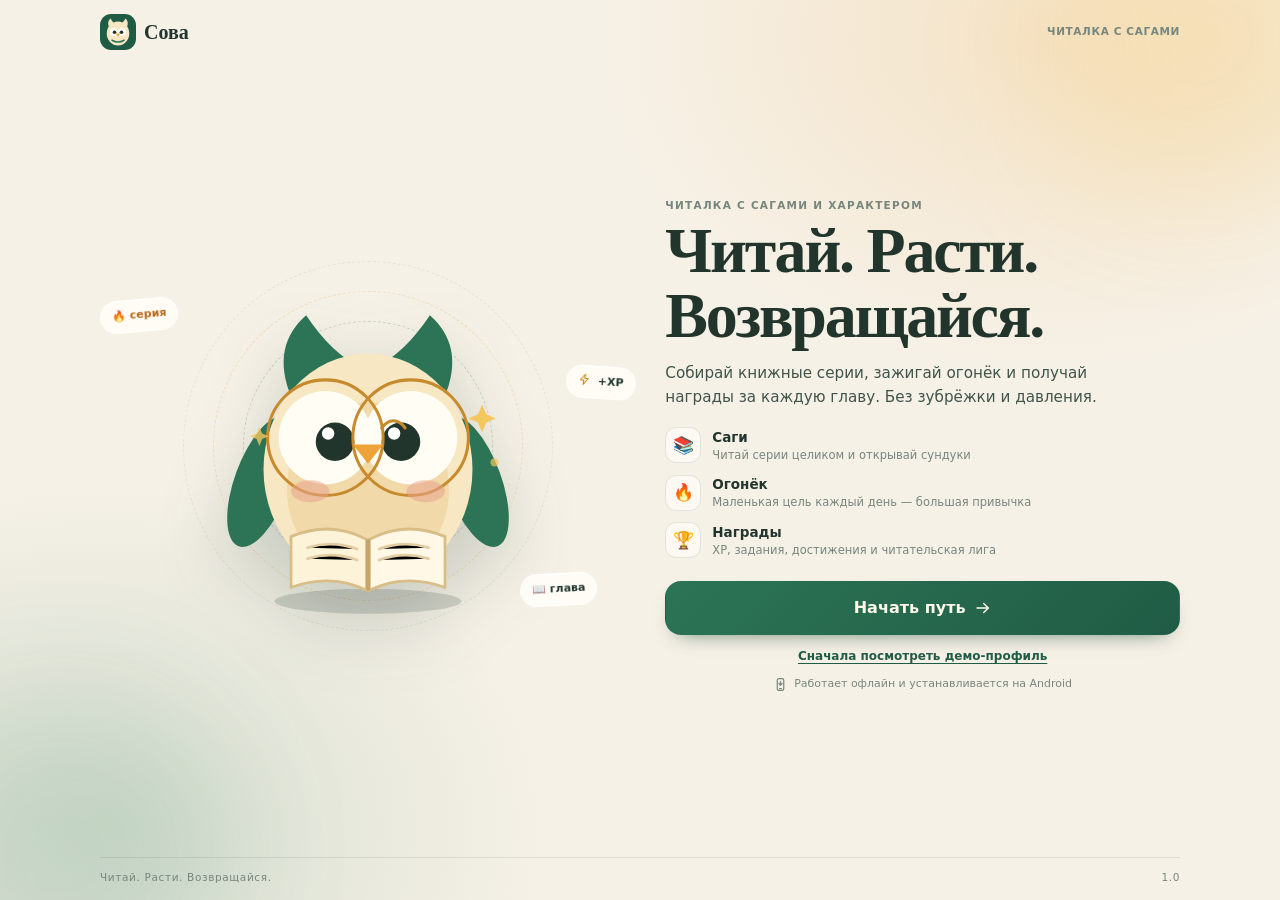
<file: index.html>
<!DOCTYPE html>
<html lang="ru">
<head>
  <meta charset="utf-8">
  <meta name="viewport" content="width=device-width, initial-scale=1, viewport-fit=cover">
  <title>Сова — Читай. Расти. Возвращайся.</title>
  <meta name="description" content="Сова — уютная читалка с книжными сагами, огоньком, заданиями и наградами. Читай офлайн прямо с телефона.">
  <meta name="theme-color" content="#205c45">
  <meta name="color-scheme" content="light">
  <meta name="application-name" content="Сова">
  <meta name="mobile-web-app-capable" content="yes">
  <meta name="apple-mobile-web-app-capable" content="yes">
  <meta name="apple-mobile-web-app-status-bar-style" content="default">
  <meta name="apple-mobile-web-app-title" content="Сова">
  <link rel="manifest" href="manifest.webmanifest">
  <link rel="icon" type="image/png" sizes="32x32" href="icons/favicon-32.png">
  <link rel="apple-touch-icon" href="icons/apple-touch-icon.png">
  <link rel="stylesheet" href="css/styles.css">
  <link rel="stylesheet" href="css/screens.css">
  <link rel="stylesheet" href="css/reader.css">
</head>
<body>
  <svg class="sprite" xmlns="http://www.w3.org/2000/svg" aria-hidden="true" focusable="false">
    <symbol id="i-home" viewBox="0 0 24 24">
      <path d="M3 11.3 12 4l9 7.3"/>
      <path d="M5.5 10.2V20h13v-9.8"/>
      <path d="M9.7 20v-5.6h4.6V20"/>
    </symbol>
    <symbol id="i-books" viewBox="0 0 24 24">
      <path d="M4 5.4A2.4 2.4 0 0 1 6.4 3H8v18H6.4A2.4 2.4 0 0 1 4 18.6z"/>
      <path d="M9.6 3h2.8v18H9.6z"/>
      <path d="m15.2 4.3 3.5-.9 2.5 15.2-3.5.9z"/>
    </symbol>
    <symbol id="i-sagas" viewBox="0 0 24 24">
      <path d="m4 7 8-4 8 4-8 4z"/>
      <path d="m4 12 8 4 8-4"/>
      <path d="m4 17 8 4 8-4"/>
    </symbol>
    <symbol id="i-user" viewBox="0 0 24 24">
      <circle cx="12" cy="8" r="4"/>
      <path d="M4.5 21c.7-4.2 3.4-6.5 7.5-6.5s6.8 2.3 7.5 6.5"/>
    </symbol>
    <symbol id="i-flame" viewBox="0 0 24 24">
      <path d="M12.7 21.5c3.9 0 6.8-2.8 6.8-6.5 0-3.1-2.2-4.9-4.3-7.7-1.3-1.7-1.9-3.2-1.9-4.8-1.3 2-1.8 4-1.8 5.9 0 2.2-1.8 3-3.2 4.1-1.4 1.1-2.8 2.8-2.8 4.9 0 2.3 2.9 4.1 7.2 4.1z"/>
      <path d="M12.5 18.5c1.5 0 2.7-1.1 2.7-2.5 0-1.2-.9-1.9-1.7-3-.5-.7-.7-1.3-.8-1.9-.6.8-.7 1.6-.7 2.3 0 .9-.7 1.2-1.2 1.6-.5.4-1 1-1 1.8 0 1 1.2 1.7 2.7 1.7z"/>
    </symbol>
    <symbol id="i-bolt" viewBox="0 0 24 24">
      <path d="M13.2 2.2 4.5 13.4h6.2l-1 8.4 8.8-11.6h-6.2z"/>
    </symbol>
    <symbol id="i-target" viewBox="0 0 24 24">
      <circle cx="12" cy="12" r="8.5"/>
      <circle cx="12" cy="12" r="4.6"/>
      <circle cx="12" cy="12" r="1" fill="currentColor" stroke="none"/>
    </symbol>
    <symbol id="i-trophy" viewBox="0 0 24 24">
      <path d="M8 4h8v5.2a4 4 0 0 1-8 0z"/>
      <path d="M8 5.5H4.7v1.8A3.7 3.7 0 0 0 8.4 11"/>
      <path d="M16 5.5h3.3v1.8A3.7 3.7 0 0 1 15.6 11"/>
      <path d="M12 13.2V18"/>
      <path d="M8.5 21h7"/>
      <path d="M9.5 18h5l.6 3h-6.2z"/>
    </symbol>
    <symbol id="i-arrow-right" viewBox="0 0 24 24">
      <path d="M4 12h15"/>
      <path d="m13 6 6 6-6 6"/>
    </symbol>
    <symbol id="i-arrow-up" viewBox="0 0 24 24">
      <path d="M12 20V5"/>
      <path d="m6 11 6-6 6 6"/>
    </symbol>
    <symbol id="i-back" viewBox="0 0 24 24">
      <path d="M20 12H5"/>
      <path d="m11 6-6 6 6 6"/>
    </symbol>
    <symbol id="i-search" viewBox="0 0 24 24">
      <circle cx="11" cy="11" r="6.5"/>
      <path d="m16 16 4.5 4.5"/>
    </symbol>
    <symbol id="i-plus" viewBox="0 0 24 24">
      <path d="M12 4.5v15M4.5 12h15"/>
    </symbol>
    <symbol id="i-check" viewBox="0 0 24 24">
      <path d="m4.8 12.6 4.6 4.6L19.5 7"/>
    </symbol>
    <symbol id="i-close" viewBox="0 0 24 24">
      <path d="m6 6 12 12M18 6 6 18"/>
    </symbol>
    <symbol id="i-play" viewBox="0 0 24 24">
      <path d="M8 5.3v13.4L19 12z" fill="currentColor" stroke="none"/>
    </symbol>
    <symbol id="i-clock" viewBox="0 0 24 24">
      <circle cx="12" cy="12" r="8.5"/>
      <path d="M12 7v5.2l3.4 2"/>
    </symbol>
    <symbol id="i-star" viewBox="0 0 24 24">
      <path d="m12 3 2.7 5.6 6.1.9-4.4 4.3 1 6.1-5.4-2.9L6.6 20l1-6.1L3.2 9.5l6.1-.9z"/>
    </symbol>
    <symbol id="i-book-open" viewBox="0 0 24 24">
      <path d="M12 6.2C10 4.7 7 4.2 5 4.7V19c2-.5 5 0 7 1.5 2-1.5 5-2 7-1.5V4.7c-2-.5-5 0-7 1.5z"/>
      <path d="M12 6.2v14.3"/>
    </symbol>
    <symbol id="i-calendar" viewBox="0 0 24 24">
      <rect x="3" y="5" width="18" height="16" rx="3"/>
      <path d="M8 3v4M16 3v4M3 10h18"/>
      <path d="M8 14h.01M12 14h.01M16 14h.01M8 17.5h.01M12 17.5h.01"/>
    </symbol>
    <symbol id="i-settings" viewBox="0 0 24 24">
      <circle cx="12" cy="12" r="3.1"/>
      <path d="M12 2.5v3M12 18.5v3M2.5 12h3M18.5 12h3M5.3 5.3l2.1 2.1M16.6 16.6l2.1 2.1M18.7 5.3l-2.1 2.1M7.4 16.6l-2.1 2.1"/>
      <circle cx="12" cy="12" r="8.2" stroke-dasharray="2.2 3.4"/>
    </symbol>
    <symbol id="i-edit" viewBox="0 0 24 24">
      <path d="M4 20l4.6-1 10-10a2.1 2.1 0 0 0-3-3l-10 10z"/>
      <path d="m14.6 7 3 3"/>
    </symbol>
    <symbol id="i-install" viewBox="0 0 24 24">
      <rect x="6.8" y="2.5" width="10.4" height="19" rx="2.6"/>
      <path d="M12 7v6"/>
      <path d="m9.4 10.4 2.6 2.6 2.6-2.6"/>
      <path d="M10.5 18.5h3"/>
    </symbol>
    <symbol id="i-lock" viewBox="0 0 24 24">
      <rect x="4.5" y="10" width="15" height="11" rx="2.6"/>
      <path d="M8 10V7.6a4 4 0 0 1 8 0V10"/>
      <path d="M12 14.2v2.8"/>
    </symbol>
    <symbol id="i-gift" viewBox="0 0 24 24">
      <rect x="3.5" y="9.5" width="17" height="11.5" rx="2"/>
      <path d="M2.5 6.5h19v3.4h-19z"/>
      <path d="M12 6.5V21"/>
      <path d="M12 6.5C10.4 2.6 6.6 2.7 6.6 5.4c0 2 2.6 2.4 5.4 1.1z"/>
      <path d="M12 6.5c1.6-3.9 5.4-3.8 5.4-1.1 0 2-2.6 2.4-5.4 1.1z"/>
    </symbol>
    <symbol id="i-feather" viewBox="0 0 24 24">
      <path d="M20.5 3.5c-6.6-.5-11.8 3-13.8 8.8L4 20.5l8.2-2.7c5.8-2 9.3-7.2 8.3-14.3z"/>
      <path d="M4 20.5 14.2 10"/>
      <path d="M9.4 14.8h5.5"/>
    </symbol>
    <symbol id="i-tts" viewBox="0 0 24 24">
      <path d="M4 9.2v5.6h3.8l4.8 3.7V5.5L7.8 9.2z"/>
      <path d="M16 8.5a5 5 0 0 1 0 7"/>
      <path d="M18.6 6a8.5 8.5 0 0 1 0 12"/>
    </symbol>
    <symbol id="i-refresh" viewBox="0 0 24 24">
      <path d="M20 11a8 8 0 1 0-1.7 6.4"/>
      <path d="M20 4.5V11h-6.5"/>
    </symbol>
    <symbol id="i-info" viewBox="0 0 24 24">
      <circle cx="12" cy="12" r="8.7"/>
      <path d="M12 10.7V17"/>
      <path d="M12 7.3h.01"/>
    </symbol>
  </svg>

  <div id="app">
    <div class="boot">
      <div class="boot__mark" aria-hidden="true">
        <span class="boot__eye"></span><span class="boot__eye"></span>
      </div>
      <strong>Сова</strong>
      <span>Раскладываем книги…</span>
    </div>
  </div>

  <div id="overlay-root"></div>
  <div id="toast-root" class="toast-root" role="status" aria-live="polite"></div>

  <noscript>
    <div class="noscript">
      <h1>Сове нужен JavaScript</h1>
      <p>Включи JavaScript в браузере, чтобы читать книги и собирать награды.</p>
    </div>
  </noscript>

  <script src="js/data.js"></script>
  <script src="js/store.js"></script>
  <script src="js/ui.js"></script>
  <script src="js/pages.js"></script>
  <script src="js/pages2.js"></script>
  <script src="js/reader.js"></script>
  <script src="js/sheets.js"></script>
  <script src="js/app.js"></script>
</body>
</html>
</file>
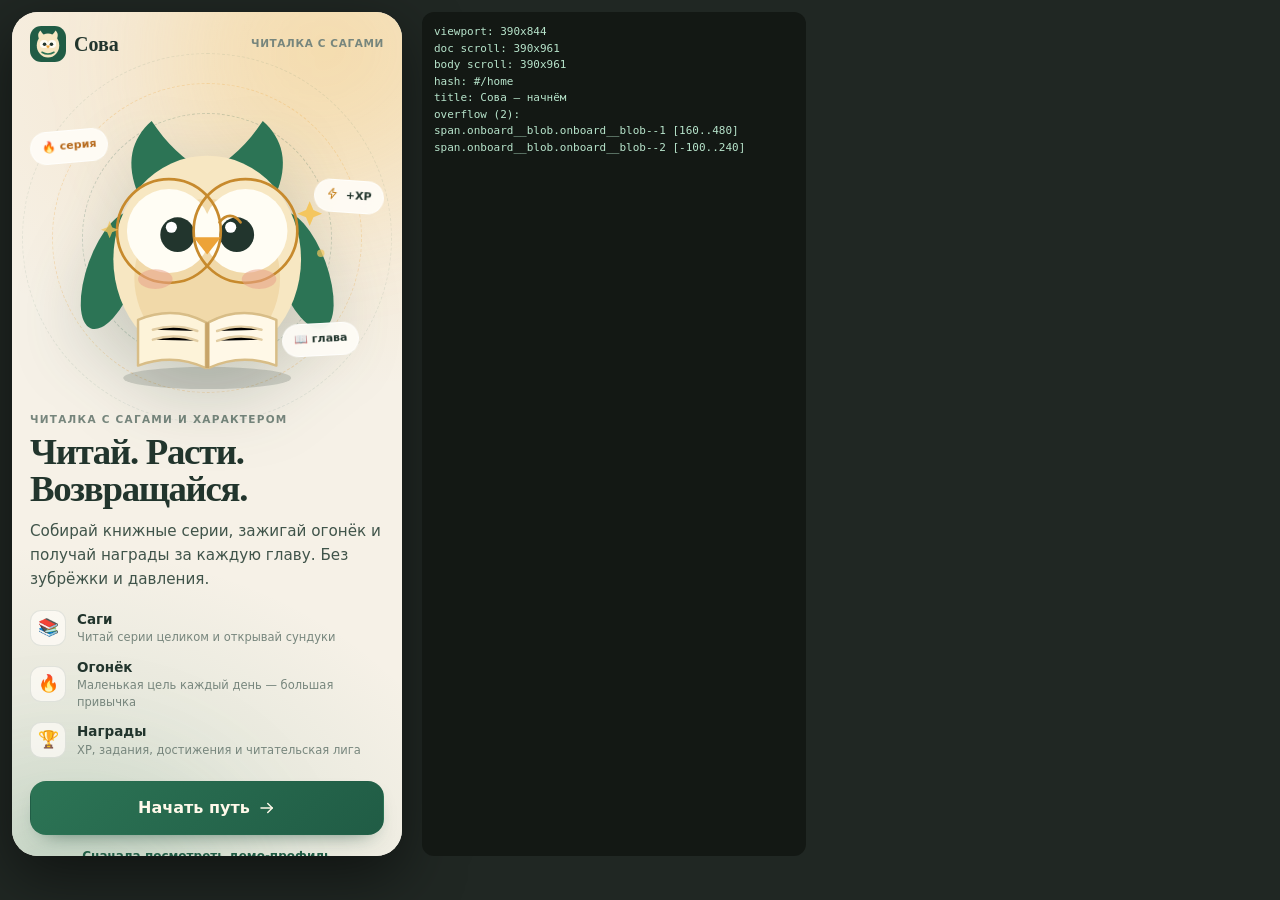
<file: tests/mobile.html>
<!DOCTYPE html>
<html lang="ru">
<head>
  <meta charset="utf-8">
  <title>Сова — мобильный предпросмотр</title>
  <style>
    html, body { margin: 0; min-height: 100%; background: #202723; }
    body { display: flex; gap: 20px; padding: 12px; font-family: sans-serif; color: #cbd5cf; }
    iframe { width: 390px; height: 844px; border: 0; border-radius: 26px; background: #f6f1e7; box-shadow: 0 20px 60px rgba(0,0,0,.5); flex: none; }
    #diag { width: 360px; margin: 0; padding: 12px; overflow: auto; border-radius: 12px; background: #131814; color: #b7e4cb; font-size: 11px; line-height: 1.5; white-space: pre-wrap; }
  </style>
</head>
<body>
  <iframe id="phone" src="/#/home"></iframe>
  <pre id="diag">Загрузка…</pre>
  <script>
    (function () {
      var params = new URLSearchParams(location.search);
      var target = params.get("path");
      var frame = document.getElementById("phone");
      var diag = document.getElementById("diag");
      if (target) frame.src = target;
      function run() {
        try {
          var doc = frame.contentDocument;
          var win = frame.contentWindow;
          var width = doc.documentElement.clientWidth;
          var lines = [];
          lines.push("viewport: " + width + "x" + doc.documentElement.clientHeight);
          lines.push("doc scroll: " + doc.documentElement.scrollWidth + "x" + doc.documentElement.scrollHeight);
          lines.push("body scroll: " + doc.body.scrollWidth + "x" + doc.body.scrollHeight);
          lines.push("hash: " + win.location.hash);
          lines.push("title: " + doc.title);
          var offenders = [];
          Array.prototype.forEach.call(doc.querySelectorAll("body *"), function (el) {
            var style = win.getComputedStyle(el);
            if (style.display === "none" || style.position === "fixed") return;
            var r = el.getBoundingClientRect();
            if (r.width > 0 && (r.right > width + 1 || r.left < -1)) {
              offenders.push(el.tagName.toLowerCase() + "." + String(el.className.baseVal || el.className || "").split(" ").slice(0, 2).join(".") + " [" + Math.round(r.left) + ".." + Math.round(r.right) + "]");
            }
          });
          lines.push("overflow (" + offenders.length + "):");
          lines = lines.concat(offenders.slice(0, 18));
          diag.textContent = lines.join("\n");
        } catch (err) {
          diag.textContent = "Ошибка: " + err.message;
        }
      }
      frame.addEventListener("load", function () {
        window.setTimeout(run, 900);
      });
      window.setTimeout(run, 2500);
    })();
  </script>
</body>
</html>
</file>
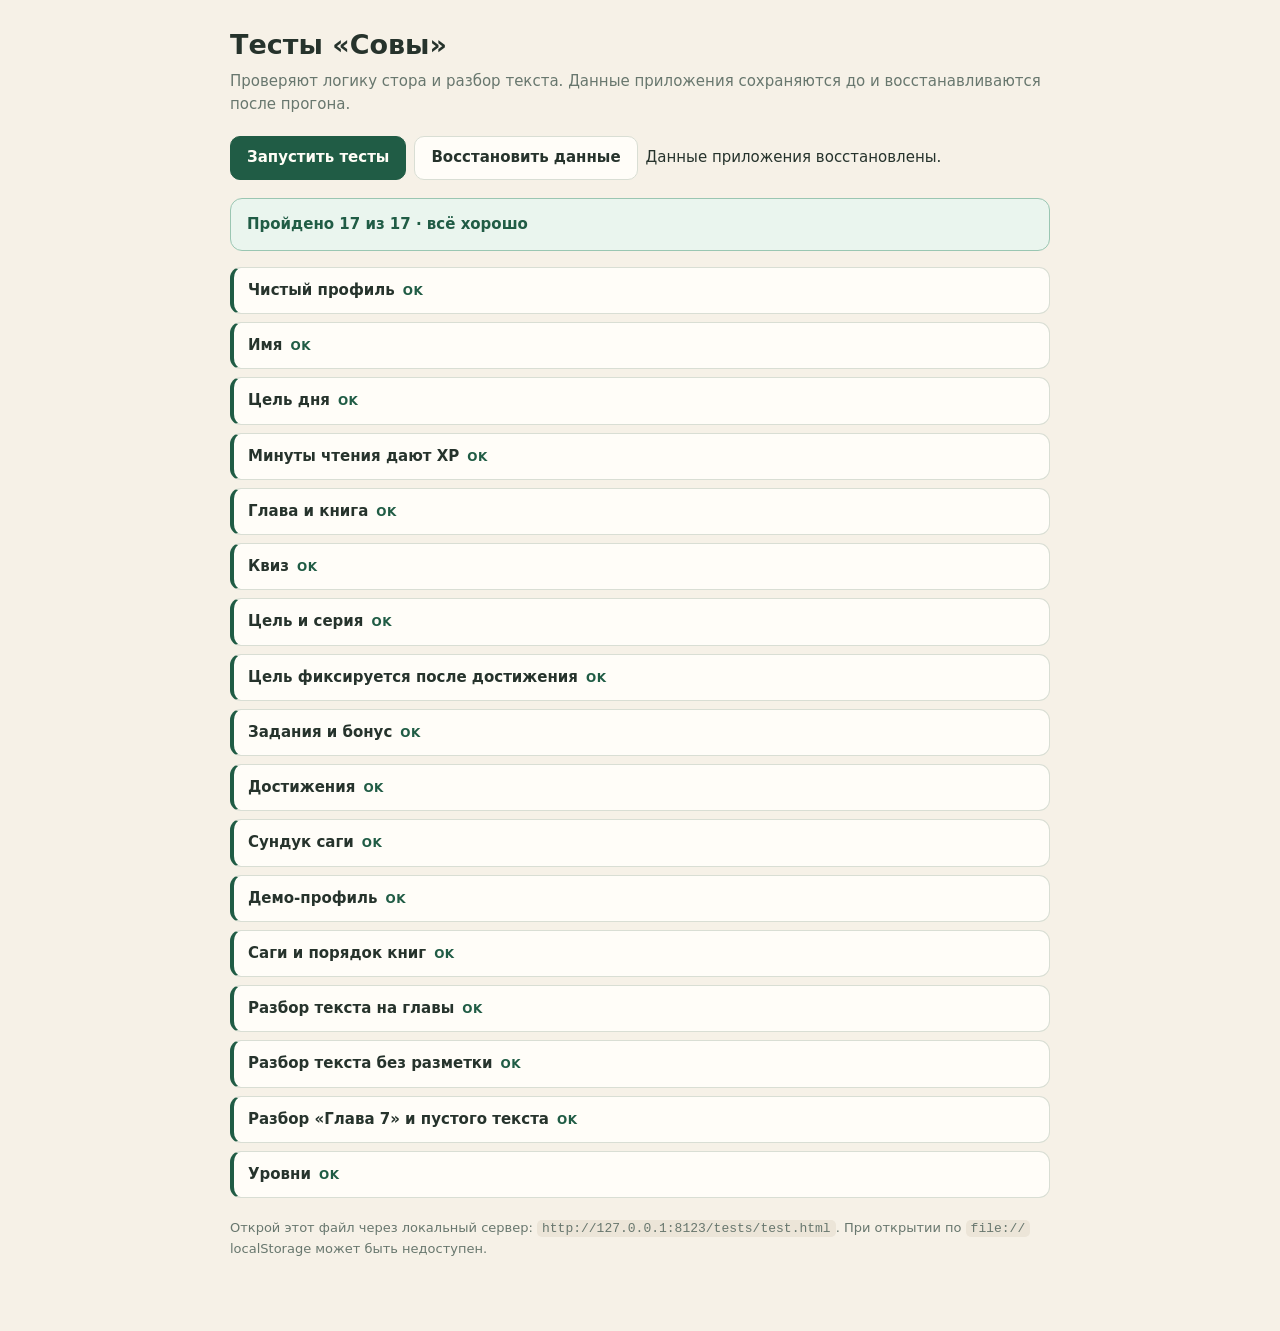
<file: tests/test.html>
<!DOCTYPE html>
<html lang="ru">
<head>
  <meta charset="utf-8">
  <meta name="viewport" content="width=device-width, initial-scale=1">
  <title>Тесты — Сова</title>
  <style>
    :root { color-scheme: light; --ink: #26332c; --muted: #68776e; --line: #d9ded4; --ok: #205c45; --bad: #a63d2f; --paper: #f6f1e7; }
    * { box-sizing: border-box; }
    body { margin: 0; padding: 24px 16px 60px; background: var(--paper); color: var(--ink); font: 15px/1.55 "Segoe UI", system-ui, sans-serif; }
    main { max-width: 820px; margin: 0 auto; }
    h1 { margin: 0 0 4px; font-size: 27px; }
    p.lead { margin: 0 0 20px; color: var(--muted); }
    .bar { display: flex; flex-wrap: wrap; gap: 8px; align-items: center; margin-bottom: 18px; }
    button { padding: 9px 16px; border: 1px solid var(--line); border-radius: 10px; background: #fffdf8; color: var(--ink); font: inherit; font-weight: 650; cursor: pointer; }
    button.primary { border-color: var(--ok); background: var(--ok); color: #fffdf6; }
    #summary { margin: 0 0 16px; padding: 14px 16px; border: 1px solid var(--line); border-radius: 12px; background: #fffdf8; font-weight: 650; }
    #summary.pass { border-color: #9ac6b2; background: #eaf5ee; color: var(--ok); }
    #summary.fail { border-color: #e3b3aa; background: #fbedea; color: var(--bad); }
    ol { margin: 0; padding: 0; list-style: none; }
    li { margin-bottom: 8px; padding: 11px 14px; border: 1px solid var(--line); border-radius: 11px; background: #fffdf8; }
    li.ok { border-left: 4px solid var(--ok); }
    li.bad { border-left: 4px solid var(--bad); }
    .name { font-weight: 650; }
    .tag { margin-left: 8px; font-size: 12px; font-weight: 700; letter-spacing: .04em; text-transform: uppercase; }
    .ok .tag { color: var(--ok); }
    .bad .tag { color: var(--bad); }
    .detail { margin-top: 4px; color: var(--muted); font-size: 13.5px; white-space: pre-wrap; }
    .note { margin-top: 20px; color: var(--muted); font-size: 13px; }
    code { padding: 1px 5px; border-radius: 5px; background: #ece5d8; font-size: 13px; }
  </style>
</head>
<body>
  <main>
    <h1>Тесты «Совы»</h1>
    <p class="lead">Проверяют логику стора и разбор текста. Данные приложения сохраняются до и восстанавливаются после прогона.</p>
    <div class="bar">
      <button class="primary" id="run" type="button">Запустить тесты</button>
      <button id="restore" type="button">Восстановить данные</button>
      <span id="status"></span>
    </div>
    <div id="summary">Тесты ещё не запускались.</div>
    <ol id="results"></ol>
    <p class="note">Открой этот файл через локальный сервер: <code>http://127.0.0.1:8123/tests/test.html</code>. При открытии по <code>file://</code> localStorage может быть недоступен.</p>
  </main>

  <div id="overlay-root"></div>
  <div id="toast-root"></div>

  <script src="../js/data.js"></script>
  <script src="../js/store.js"></script>
  <script src="../js/ui.js"></script>
  <script src="../js/sheets.js"></script>
  <script>
  (function () {
    "use strict";

    const S = window.SovaStore;
    const KEY = "sova.state.v1";
    const list = document.getElementById("results");
    const summary = document.getElementById("summary");
    const status = document.getElementById("status");
    let backup = null;
    let results = [];

    function ensureState() {
      S.reset();
      S.state.profile.onboarded = true;
      S.save();
    }

    function check(condition, message) {
      if (!condition) throw new Error(message || "Условие не выполнено");
    }

    function eq(actual, expected, message) {
      if (actual !== expected) {
        throw new Error((message || "Значение не совпало") + ": ожидалось " + JSON.stringify(expected) + ", получено " + JSON.stringify(actual));
      }
    }

    function closeTo(actual, expected, delta, message) {
      if (Math.abs(actual - expected) > delta) {
        throw new Error((message || "Число вне допуска") + ": ожидалось ≈" + expected + ", получено " + actual);
      }
    }

    const tests = [
      ["Чистый профиль", function () {
        S.reset();
        const st = S.state;
        eq(st.xp, 0, "XP");
        eq(st.feathers, 10, "Стартовые перья");
        eq(st.stats.feathersEarned, 10, "Учтены стартовые перья");
        eq(S.levelInfo().level, 1, "Уровень");
        eq(st.profile.goalMinutes, 10, "Цель по умолчанию");
        eq(st.profile.onboarded, false, "Онбординг");
      }],

      ["Имя", function () {
        S.reset();
        eq(S.setName("  Аня  "), true, "Имя должно сохраниться");
        eq(S.state.profile.name, "Аня", "Обрезка пробелов");
        eq(S.setName("   "), false, "Пустое имя не принимается");
        eq(S.setName("я".repeat(50)), true, "Длинное имя принимается");
        eq(S.state.profile.name.length, 30, "Имя ограничено 30 символами");
      }],

      ["Цель дня", function () {
        S.reset();
        eq(S.setGoal(15), true, "15 минут — допустимая цель");
        eq(S.getGoalInfo().goalMinutes, 15, "Цель применилась сегодня");
        eq(S.setGoal(7), false, "7 минут — недопустимая цель");
        eq(S.state.profile.goalMinutes, 15, "Невалидная цель не изменила настройку");
      }],

      ["Минуты чтения дают XP", function () {
        ensureState();
        const before = S.state.xp;
        const out = S.addReadingSeconds(120);
        eq(S.getDay().seconds, 120, "Секунды чтения");
        closeTo(out.xp, 6, 1, "3 XP за минуту");
        check(S.state.xp >= before + 5, "XP вырос");
      }],

      ["Глава и книга", function () {
        ensureState();
        const book = S.getBook("tishinka-dom");
        const feathersBefore = S.state.feathers;
        const first = S.finishChapter(book, 0);
        eq(first.already, false, "Глава завершена впервые");
        eq(S.state.xp, 25, "За главу +25 XP");
        check(S.state.feathers >= feathersBefore + 4, "За главу +4 пера");
        eq(S.getProgress(book.id).finishedChapters[0], true, "Флаг главы");
        eq(S.finishChapter(book, 0).already, true, "Повторное завершение не начисляет XP");
        eq(S.state.xp, 25, "XP не удвоился");
        S.finishChapter(book, 1);
        const last = S.finishChapter(book, 2);
        eq(last.bookFinished, true, "Книга завершена");
        eq(S.state.xp, 25 * 3 + 100, "Три главы и бонус за книгу");
        check(S.state.feathers >= feathersBefore + 4 * 3 + 25, "Бонус перьев за книгу");
        check(S.getProgress(book.id).finished, "Прогресс книги завершён");
      }],

      ["Квиз", function () {
        ensureState();
        const before = { xp: S.state.xp, feathers: S.state.feathers, quizzes: S.getDay().quizzes };
        S.recordQuiz(true);
        eq(S.state.xp, before.xp + 10, "+10 XP за верный ответ");
        eq(S.state.feathers, before.feathers + 2, "+2 пера за верный ответ");
        eq(S.getDay().quizzes, before.quizzes + 1, "Счётчик квизов");
        S.recordQuiz(false);
        eq(S.state.xp, before.xp + 10, "Неверный ответ не даёт XP");
      }],

      ["Цель и серия", function () {
        ensureState();
        S.setGoal(5);
        const before = S.state.xp;
        S.addReadingSeconds(300);
        const goal = S.getGoalInfo();
        eq(goal.reached, true, "Цель достигнута");
        eq(goal.percent, 100, "Прогресс цели");
        eq(S.getDay().goalReached, true, "Флаг дня");
        eq(S.state.streak.current, 1, "Серия началась");
        check(S.state.xp >= before + 15, "+15 XP за цель");
      }],

      ["Цель фиксируется после достижения", function () {
        ensureState();
        S.setGoal(5);
        S.addReadingSeconds(300);
        eq(S.getGoalInfo().goalMinutes, 5, "Цель дня — 5 минут");
        S.setGoal(30);
        const goal = S.getGoalInfo();
        eq(goal.goalMinutes, 5, "Достигнутая цель не пересчитывается");
        eq(goal.reached, true, "Цель остаётся выполненной");
        eq(goal.percent, 100, "Прогресс остаётся 100%");
        eq(S.getQuests()[0].target, 5, "Задание дня тоже сохранило цель");
      }],

      ["Задания и бонус", function () {
        ensureState();
        const book = S.getBook("tishinka-dom");
        S.openBook(book);
        S.finishChapter(book, 0);
        const quests = S.getQuests();
        eq(quests.length, 3, "Три задания дня");
        const chapterQuest = quests.find(function (q) { return q.id === "chapter"; });
        eq(chapterQuest.done, true, "Задание за главу готово");
        const before = { xp: S.state.xp, feathers: S.state.feathers };
        const claimed = S.claimQuest("chapter");
        eq(claimed.ok, true, "Награда за задание получена");
        eq(S.state.xp, before.xp + 25, "+25 XP за задание");
        eq(S.state.feathers, before.feathers + 5, "+5 перьев за задание");
        eq(S.claimQuest("chapter").ok, false, "Повторно забрать нельзя");

        // добиваем минуты и остальные задания
        const minutes = S.getQuests().find(function (q) { return q.id === "minutes"; });
        while (S.getDay().seconds < minutes.target * 60) S.addReadingSeconds(300);
        S.getQuests().forEach(function (q) {
          if (!q.claimed && q.done) S.claimQuest(q.id);
        });
        eq(S.questsAllClaimed(), true, "Все задания забраны");
        eq(S.claimQuestBonus().ok, true, "Бонус дня доступен");
        eq(S.claimQuestBonus().ok, false, "Бонус нельзя забрать дважды");
      }],

      ["Достижения", function () {
        ensureState();
        const book = S.getBook("tishinka-dom");
        const before = S.state.feathers;
        S.finishChapter(book, 0);
        const first = S.getAchievements().find(function (a) { return a.id === "first_chapter"; });
        eq(first.unlocked, true, "Достижение за первую главу");
        check(S.state.feathers >= before + 10 + 4, "Награда достижения начислена");
      }],

      ["Сундук саги", function () {
        ensureState();
        S.booksOfSaga("tishinka").forEach(function (book) {
          book.chapters.forEach(function (_, i) { S.finishChapter(book, i); });
        });
        const saga = S.getSaga("tishinka");
        const stats = S.getSagaStats(saga);
        eq(stats.complete, true, "Сага собрана");
        eq(stats.finishedBooks, 3, "Три книги");
        const before = { xp: S.state.xp, feathers: S.state.feathers };
        const reward = S.claimSagaReward("tishinka");
        eq(reward.ok, true, "Сундук открыт");
        eq(S.state.xp, before.xp + 150, "+150 XP за сагу");
        eq(S.state.feathers, before.feathers + 30, "+30 перьев за сагу");
        eq(S.claimSagaReward("tishinka").ok, false, "Повторно сундук не открыть");
      }],

      ["Демо-профиль", function () {
        S.seedDemo();
        const st = S.state;
        eq(st.profile.onboarded, true, "Онбординг пройден");
        eq(st.profile.name, "Марк", "Имя демо");
        eq(st.profile.goalMinutes, 15, "Цель демо");
        eq(st.xp, 340, "XP демо");
        check(!!st.progress["tishinka-dom"], "Есть прочитанная книга");
        eq(st.progress["tishinka-dom"].finished, true, "Книга завершена");
      }],

      ["Саги и порядок книг", function () {
        S.reset();
        const books = S.booksOfSaga("tishinka");
        eq(books.length, 3, "Три книги в саге");
        eq(books[0].order, 1, "Первая книга");
        eq(books[2].order, 3, "Третья книга");
        eq(S.getBook("tishinka-dom").title, "Дом на краю тумана", "Поиск книги по id");
        eq(S.getSaga("tishinka").title, "Тишинка", "Поиск саги по id");
      }],

      ["Разбор текста на главы", function () {
        const chapters = window.SovaSheets.parseChapters(
          "## Глава первая\n\nПервый абзац.\nВторой абзац.\n\n## Глава вторая\n\nТекст второй главы."
        );
        eq(chapters.length, 2, "Две главы");
        eq(chapters[0].title, "Глава первая", "Заголовок первой");
        eq(chapters[0].paragraphs.length, 1, "Абзацы склеиваются до пустой строки");
        eq(chapters[1].title, "Глава вторая", "Заголовок второй");
      }],

      ["Разбор текста без разметки", function () {
        const chapters = window.SovaSheets.parseChapters("Просто текст.\n\nЕщё абзац.");
        eq(chapters.length, 1, "Одна глава");
        eq(chapters[0].title, "Глава 1", "Заголовок по умолчанию");
        eq(chapters[0].paragraphs.length, 2, "Два абзаца");
      }],

      ["Разбор «Глава 7» и пустого текста", function () {
        const chapters = window.SovaSheets.parseChapters("Глава 7. Ночь\n\nТекст.\n\nГлава 8\n\nЕщё текст.");
        eq(chapters.length, 2, "Две главы");
        eq(chapters[0].title, "Глава 7. Ночь", "Заголовок с номером");
        eq(window.SovaSheets.parseChapters("   ").length, 0, "Пустой текст");
      }],

      ["Уровни", function () {
        eq(S.levelInfo(0).level, 1, "0 XP — первый уровень");
        check(S.levelInfo(120).level >= 2, "120 XP — второй уровень");
        check(S.levelInfo(600).level >= 4, "600 XP — четвёртый уровень");
        eq(S.levelInfo(0).percent, 0, "Прогресс с нуля");
      }]
    ];

    function render() {
      const passed = results.filter(function (r) { return r.ok; }).length;
      const failed = results.length - passed;
      list.innerHTML = results.map(function (r) {
        return '<li class="' + (r.ok ? "ok" : "bad") + '">' +
          '<span class="name">' + r.name + '</span><span class="tag">' + (r.ok ? "OK" : "Ошибка") + "</span>" +
          (r.ok ? "" : '<div class="detail">' + r.error + "</div>") + "</li>";
      }).join("");
      summary.className = failed ? "fail" : (results.length ? "pass" : "");
      summary.textContent = results.length
        ? "Пройдено " + passed + " из " + results.length + (failed ? " · ошибок: " + failed : " · всё хорошо")
        : "Тесты ещё не запускались.";
    }

    function restore() {
      try {
        if (backup === null) localStorage.removeItem(KEY);
        else localStorage.setItem(KEY, backup);
        status.textContent = "Данные приложения восстановлены.";
      } catch (err) {
        status.textContent = "Не удалось восстановить данные: " + err.message;
      }
    }

    function run() {
      if (backup === null) {
        try { backup = localStorage.getItem(KEY); } catch (err) { backup = null; }
      }
      results = [];
      tests.forEach(function (entry) {
        try {
          entry[1]();
          results.push({ ok: true, name: entry[0] });
        } catch (err) {
          results.push({ ok: false, name: entry[0], error: err && err.message ? err.message : String(err) });
        }
      });
      render();
      status.textContent = "";
      restore();
    }

    document.getElementById("run").addEventListener("click", run);
    document.getElementById("restore").addEventListener("click", function () {
      restore();
      backup = null;
    });

    render();
    run();
  })();
  </script>
</body>
</html>
</file>
<file: css/styles.css>
/* Сова — основа, оболочка, онбординг и главная. */

/* ---------- переменные и сброс ---------- */

:root {
  --bg: #f6f1e7;
  --bg-deep: #eee5d4;
  --surface: #fffdf8;
  --surface-2: #fbf6ec;
  --surface-3: #f1e9da;
  --ink: #22352d;
  --ink-2: #40544a;
  --muted: #77867d;
  --line: rgba(34, 53, 45, 0.11);
  --line-strong: rgba(34, 53, 45, 0.18);
  --primary: #205c45;
  --primary-2: #2c7455;
  --primary-soft: #e4efe9;
  --gold: #eda338;
  --gold-deep: #c7831f;
  --gold-soft: #fbf0d9;
  --coral: #e87754;
  --coral-deep: #b94f33;
  --coral-soft: #fbe9e2;
  --green-soft: #e6f2ea;
  --shadow-sm: 0 2px 10px -4px rgba(27, 54, 42, 0.18);
  --shadow: 0 18px 42px -24px rgba(27, 54, 42, 0.32);
  --shadow-lg: 0 30px 70px -32px rgba(18, 44, 33, 0.45);
  --radius: 18px;
  --radius-lg: 26px;
  --radius-sm: 12px;
  --font-ui: "Segoe UI", system-ui, -apple-system, BlinkMacSystemFont, "Helvetica Neue", Arial, sans-serif;
  --font-display: Georgia, "Iowan Old Style", "Palatino Linotype", "Times New Roman", serif;
  --font-reader: Georgia, "Charter", "Palatino Linotype", "Noto Serif", serif;
  --safe-top: env(safe-area-inset-top, 0px);
  --safe-bottom: env(safe-area-inset-bottom, 0px);
}

*,
*::before,
*::after { box-sizing: border-box; }

html { -webkit-text-size-adjust: 100%; scroll-behavior: smooth; }

body {
  min-height: 100dvh;
  margin: 0;
  color: var(--ink);
  background-color: var(--bg);
  background-image:
    radial-gradient(900px 500px at 105% -8%, rgba(237, 163, 56, 0.13), transparent 62%),
    radial-gradient(760px 520px at -12% 8%, rgba(47, 125, 92, 0.11), transparent 60%);
  background-attachment: fixed;
  font-family: var(--font-ui);
  font-size: 16px;
  line-height: 1.5;
  overflow-x: hidden;
  -webkit-font-smoothing: antialiased;
  -moz-osx-font-smoothing: grayscale;
}

body.sheet-open { overflow: hidden; }
body.is-reader { overflow: hidden; background: #17201c; }

h1, h2, h3, h4 { margin: 0; font-family: var(--font-display); font-weight: 700; letter-spacing: -0.015em; line-height: 1.12; }
p { margin: 0; }
a { color: inherit; text-decoration: none; }
button, input, textarea, select { font: inherit; color: inherit; }
button { padding: 0; border: 0; background: none; cursor: pointer; }
img, svg { display: block; }
[hidden] { display: none !important; }
::selection { background: rgba(237, 163, 56, 0.32); }
:focus-visible { outline: 3px solid rgba(237, 163, 56, 0.65); outline-offset: 3px; }

.sprite { position: absolute; width: 0; height: 0; overflow: hidden; }
.noscript { max-width: 520px; margin: 15vh auto; padding: 24px; text-align: center; }
.noscript p { margin-top: 8px; color: var(--muted); }

/* ---------- иконки, рисунки, общие элементы ---------- */

.icon {
  width: 20px;
  height: 20px;
  flex: none;
  fill: none;
  stroke: currentColor;
  stroke-width: 1.9;
  stroke-linecap: round;
  stroke-linejoin: round;
}

.brandsvg { width: 36px; height: 36px; flex: none; }
.owl { width: 100%; height: auto; }
.owl--hero { width: 230px; filter: drop-shadow(0 18px 22px rgba(8, 30, 21, 0.35)); animation: owlFloat 6s ease-in-out infinite; }
.owl--onboard { width: min(76vw, 330px); filter: drop-shadow(0 28px 34px rgba(32, 60, 45, 0.2)); animation: owlFloat 7s ease-in-out infinite; }
.owl--small { width: 104px; }
.owl--tiny { width: 92px; }
.owl--completion { width: 128px; margin: 0 auto; }

.boot {
  min-height: 100dvh;
  display: flex;
  flex-direction: column;
  align-items: center;
  justify-content: center;
  gap: 8px;
  color: var(--muted);
  font-size: 13px;
}
.boot__mark {
  width: 76px;
  height: 76px;
  margin-bottom: 8px;
  display: flex;
  align-items: center;
  justify-content: center;
  gap: 8px;
  border-radius: 24px;
  background: var(--primary);
  box-shadow: var(--shadow-lg);
  animation: bootPulse 1.8s ease-in-out infinite;
}
.boot__eye { width: 17px; height: 17px; border-radius: 50%; background: #fff8e7; }
.boot strong { color: var(--primary); font-family: var(--font-display); font-size: 26px; }

.card {
  background: var(--surface);
  border: 1px solid var(--line);
  border-radius: var(--radius);
  box-shadow: var(--shadow-sm);
}

.eyebrow {
  display: block;
  color: var(--muted);
  font-family: var(--font-ui);
  font-size: 10.5px;
  font-weight: 800;
  letter-spacing: 0.12em;
  line-height: 1.25;
  text-transform: uppercase;
}
.chip {
  display: inline-flex;
  align-items: center;
  gap: 5px;
  padding: 5px 10px;
  border: 1px solid var(--line);
  border-radius: 999px;
  background: var(--surface);
  color: var(--ink-2);
  font-size: 11.5px;
  font-weight: 700;
  white-space: nowrap;
}
.icon-btn {
  width: 38px;
  height: 38px;
  display: inline-grid;
  place-items: center;
  border: 1px solid var(--line);
  border-radius: 50%;
  background: var(--surface);
  color: var(--ink-2);
  transition: background 0.18s ease, color 0.18s ease, transform 0.18s ease;
}
.icon-btn:hover { background: var(--primary-soft); color: var(--primary); }
.icon-btn--tiny { width: 30px; height: 30px; }
.icon-btn--tiny .icon { width: 15px; height: 15px; }

/* ---------- кнопки ---------- */

.btn {
  display: inline-flex;
  align-items: center;
  justify-content: center;
  gap: 8px;
  min-height: 44px;
  padding: 10px 17px;
  border: 1px solid transparent;
  border-radius: 14px;
  font-family: var(--font-ui);
  font-size: 14px;
  font-weight: 750;
  line-height: 1.15;
  text-align: center;
  transition: transform 0.16s ease, background 0.18s ease, border-color 0.18s ease, box-shadow 0.18s ease, opacity 0.18s ease;
}
.btn .icon { width: 18px; height: 18px; }
.btn:hover { transform: translateY(-1px); }
.btn:active { transform: translateY(0) scale(0.99); }
.btn[disabled] { opacity: 0.55; pointer-events: none; }
.btn--primary { background: linear-gradient(135deg, var(--primary-2), var(--primary)); color: #fff9ea; box-shadow: 0 10px 22px -14px rgba(18, 66, 47, 0.8); }
.btn--primary:hover { background: linear-gradient(135deg, #318361, var(--primary)); }
.btn--big { min-height: 54px; padding: 14px 22px; border-radius: 16px; font-size: 16px; }
.btn--full { width: 100%; }
.btn--soft { background: var(--primary-soft); color: var(--primary); border-color: rgba(32, 92, 69, 0.1); }
.btn--soft:hover { background: #d7e9e0; }
.btn--gold { background: linear-gradient(135deg, #f2b84c, var(--gold)); color: #3b2a0d; box-shadow: 0 10px 22px -14px rgba(176, 112, 16, 0.75); }
.btn--ghost { background: transparent; border-color: var(--line-strong); color: var(--ink-2); }
.btn--ghost:hover { background: var(--surface-2); }
.btn--danger { background: var(--coral-soft); border-color: rgba(185, 79, 51, 0.22); color: var(--coral-deep); }
.btn--danger:hover { background: #f7d9d0; }
.btn--small { min-height: 36px; padding: 8px 12px; border-radius: 11px; font-size: 12.5px; }
.btn--tiny { min-height: 30px; padding: 6px 10px; border-radius: 9px; font-size: 11.5px; }

.text-danger { color: var(--coral-deep); font-size: 12.5px; font-weight: 700; text-decoration: underline; text-underline-offset: 3px; }
.text-danger--center { display: block; margin: 22px auto 4px; text-align: center; }
.link-more { display: inline-flex; align-items: center; gap: 4px; color: var(--primary); font-size: 12.5px; font-weight: 750; white-space: nowrap; }
.link-more .icon { width: 15px; height: 15px; }
.backlink { display: inline-flex; align-items: center; gap: 7px; margin: 4px 0 16px; color: var(--muted); font-size: 12.5px; font-weight: 700; transition: color 0.18s ease; }
.backlink:hover { color: var(--primary); }
.backlink .icon { width: 17px; height: 17px; }

/* ---------- прогресс ---------- */

.bar {
  display: block;
  width: 100%;
  height: 8px;
  overflow: hidden;
  border-radius: 999px;
  background: rgba(32, 92, 69, 0.11);
}
.bar__fill {
  display: block;
  height: 100%;
  border-radius: inherit;
  background: linear-gradient(90deg, var(--primary-2), var(--primary));
  transition: width 0.5s cubic-bezier(0.2, 0.7, 0.3, 1);
}
.bar--slim { height: 5px; }
.bar--quest .bar__fill { background: linear-gradient(90deg, #e2a12d, #f5c45e); }
.bar--gold .bar__fill { background: linear-gradient(90deg, #d39227, #f6cf74); }
.bar--xp .bar__fill { background: linear-gradient(90deg, #c9851d, #f2bf4d); }

.ring { position: relative; display: inline-grid; place-items: center; flex: none; }
.ring svg { transform: rotate(0deg); }
.ring__label { position: absolute; inset: 0; display: grid; place-items: center; color: var(--ink); font-family: var(--font-ui); font-size: 15px; font-weight: 800; }
.ring__value { transition: stroke-dashoffset 0.6s cubic-bezier(0.2, 0.7, 0.3, 1); }

/* ---------- обложки ---------- */

.cover {
  --c1: #205c45;
  --c2: #87cbb1;
  position: relative;
  isolation: isolate;
  display: flex;
  flex-direction: column;
  justify-content: space-between;
  width: 100%;
  aspect-ratio: 3 / 4;
  padding: 12px;
  overflow: hidden;
  border-radius: 11px;
  background:
    radial-gradient(120% 80% at 100% 0%, rgba(255, 255, 255, 0.22), transparent 55%),
    linear-gradient(148deg, var(--c1) 12%, var(--c2) 145%);
  box-shadow: inset 0 0 0 1px rgba(255, 255, 255, 0.13), 0 12px 22px -15px rgba(14, 32, 24, 0.8);
  color: #fff9e9;
}
.cover::before {
  content: "";
  position: absolute;
  inset: 0 auto 0 0;
  z-index: 2;
  width: 7%;
  background: linear-gradient(90deg, rgba(0, 0, 0, 0.26), rgba(255, 255, 255, 0.08) 55%, transparent);
}
.cover::after {
  content: "";
  position: absolute;
  z-index: -1;
  inset: 0;
  background: linear-gradient(180deg, transparent 40%, rgba(6, 24, 17, 0.42));
}
.cover__glow {
  position: absolute;
  z-index: -1;
  top: -28%;
  right: -34%;
  width: 90%;
  aspect-ratio: 1;
  border-radius: 50%;
  background: rgba(255, 255, 255, 0.18);
  filter: blur(2px);
}
.cover__top { position: relative; z-index: 1; display: flex; flex-direction: column; gap: 6px; }
.cover__badge {
  width: 34px;
  height: 34px;
  display: grid;
  place-items: center;
  border-radius: 50%;
  background: rgba(255, 255, 255, 0.17);
  font-size: 17px;
  backdrop-filter: blur(3px);
}
.cover__kicker { font-size: 8px; font-weight: 750; letter-spacing: 0.09em; text-transform: uppercase; opacity: 0.76; }
.cover__bottom { position: relative; z-index: 1; display: flex; flex-direction: column; gap: 4px; }
.cover__title {
  display: -webkit-box;
  overflow: hidden;
  font-family: var(--font-display);
  font-size: clamp(12px, 3.3vw, 16px);
  font-weight: 700;
  line-height: 1.14;
  -webkit-box-orient: vertical;
  -webkit-line-clamp: 4;
}
.cover__author { overflow: hidden; font-size: 8.5px; opacity: 0.78; text-overflow: ellipsis; white-space: nowrap; }
.cover--xs { width: 58px; height: 78px; aspect-ratio: auto; padding: 7px; border-radius: 8px; }
.cover--xs .cover__badge { width: 20px; height: 20px; font-size: 10px; }
.cover--xs .cover__kicker,
.cover--xs .cover__bottom { display: none; }
.cover--xs .cover__top { margin: auto 0; }
.cover--xxs { width: 44px; height: 60px; aspect-ratio: auto; padding: 5px; border-radius: 7px; }
.cover--xxs .cover__badge { width: 16px; height: 16px; font-size: 8px; }
.cover--xxs .cover__kicker,
.cover--xxs .cover__author,
.cover--xxs .cover__bottom { display: none; }
.cover--xxs .cover__top { margin: auto 0; }
.cover--lg { width: min(52vw, 210px); aspect-ratio: 2 / 3; padding: 16px; border-radius: 15px; }
.cover--lg .cover__title { font-size: clamp(17px, 4.5vw, 23px); }
.cover--lg .cover__badge { width: 40px; height: 40px; font-size: 20px; }

/* ---------- оболочка ---------- */

.shell { width: 100%; max-width: 1180px; margin: 0 auto; padding: 0 14px calc(96px + var(--safe-bottom)); }
.main { padding-top: 12px; }
.page { animation: pageIn 0.3s ease both; }

.topbar {
  position: sticky;
  top: 0;
  z-index: 40;
  display: flex;
  align-items: center;
  justify-content: space-between;
  gap: 12px;
  margin: 0 -14px;
  padding: calc(9px + var(--safe-top)) 14px 9px;
  background: rgba(246, 241, 231, 0.86);
  border-bottom: 1px solid transparent;
  backdrop-filter: blur(16px) saturate(140%);
  -webkit-backdrop-filter: blur(16px) saturate(140%);
}
.brand { display: inline-flex; align-items: center; gap: 8px; border-radius: 12px; }
.brand__mark { display: grid; place-items: center; filter: drop-shadow(0 5px 8px rgba(26, 66, 49, 0.22)); }
.brand__name { font-family: var(--font-display); font-size: 21px; font-weight: 700; letter-spacing: -0.02em; }
.topbar__stats { display: flex; align-items: center; gap: 6px; }
.pill {
  display: inline-flex;
  align-items: center;
  gap: 4px;
  min-height: 34px;
  padding: 6px 10px;
  border: 1px solid var(--line);
  border-radius: 999px;
  background: var(--surface);
  box-shadow: var(--shadow-sm);
  font-size: 13px;
  font-weight: 800;
}
.pill .icon { width: 17px; height: 17px; }
.pill--flame { color: #c8741f; background: linear-gradient(135deg, #fff9ec, var(--gold-soft)); border-color: rgba(205, 137, 31, 0.18); }
.pill--xp { color: var(--primary); }
.pill--xp .icon { color: var(--gold-deep); }

.bottomnav {
  position: fixed;
  z-index: 45;
  right: 0;
  bottom: 0;
  left: 0;
  padding: 7px 10px calc(7px + var(--safe-bottom));
  background: rgba(251, 247, 239, 0.93);
  border-top: 1px solid var(--line);
  backdrop-filter: blur(16px) saturate(150%);
  -webkit-backdrop-filter: blur(16px) saturate(150%);
}
.bottomnav__inner { display: grid; grid-template-columns: repeat(4, 1fr); gap: 3px; max-width: 620px; margin: 0 auto; }
.navitem {
  display: flex;
  flex-direction: column;
  align-items: center;
  gap: 3px;
  padding: 6px 2px;
  border-radius: 12px;
  color: var(--muted);
  font-size: 10px;
  font-weight: 700;
  line-height: 1.1;
  transition: background 0.18s ease, color 0.18s ease;
}
.navitem .icon { width: 22px; height: 22px; }
.navitem.is-active { background: var(--primary-soft); color: var(--primary); }
.navitem:hover { color: var(--primary); }

/* ---------- заголовки страниц и секций ---------- */

.page-head {
  display: flex;
  flex-wrap: wrap;
  align-items: flex-end;
  justify-content: space-between;
  gap: 12px;
  margin: 4px 0 18px;
}
.page-head h1 { margin: 2px 0 3px; font-size: clamp(1.8rem, 5.6vw, 2.6rem); }
.page-head p { color: var(--muted); font-size: 0.88rem; }
.page-head > .btn { flex: none; }
.section { margin-top: 26px; }
.section-head { display: flex; align-items: flex-end; justify-content: space-between; gap: 12px; margin-bottom: 11px; }
.section-head h2 { margin-top: 2px; font-size: 1.32rem; }
.section-head > .chip { margin-bottom: 2px; }
.empty { padding: 22px; color: var(--muted); text-align: center; }
.empty-state { display: flex; flex-direction: column; align-items: center; gap: 6px; padding: 30px 18px; text-align: center; }
.empty-state .owl { width: 96px; margin-bottom: 6px; }
.empty-state h3 { font-size: 1.25rem; }
.empty-state p { max-width: 320px; color: var(--muted); font-size: 0.88rem; }
.empty-state .btn { margin-top: 10px; }
.empty-state--page { margin: 8vh auto 0; max-width: 420px; }

/* ---------- онбординг ---------- */

.onboard {
  position: relative;
  z-index: 1;
  display: flex;
  flex-direction: column;
  min-height: 100dvh;
  padding: calc(14px + var(--safe-top)) 18px calc(14px + var(--safe-bottom));
  overflow: hidden;
  background:
    radial-gradient(700px 520px at 82% 4%, rgba(237, 163, 56, 0.18), transparent 65%),
    radial-gradient(700px 540px at 8% 92%, rgba(47, 125, 92, 0.16), transparent 65%),
    var(--bg);
}
.onboard__blob { position: absolute; z-index: -1; border-radius: 46% 54% 60% 40%; filter: blur(64px); opacity: 0.55; pointer-events: none; }
.onboard__blob--1 { top: -110px; right: -90px; width: 320px; height: 300px; background: rgba(244, 198, 94, 0.4); }
.onboard__blob--2 { bottom: -120px; left: -100px; width: 340px; height: 330px; background: rgba(47, 125, 92, 0.22); }
.onboard__head,
.onboard__foot { position: relative; z-index: 2; display: flex; align-items: center; justify-content: space-between; gap: 16px; width: 100%; max-width: 1080px; margin: 0 auto; }
.onboard__brand { display: inline-flex; align-items: center; gap: 8px; font-family: var(--font-display); font-size: 20px; font-weight: 700; }
.onboard__brand .brandsvg { width: 36px; height: 36px; }
.onboard__tag,
.onboard__foot { color: var(--muted); font-size: 10.5px; letter-spacing: 0.06em; }
.onboard__tag { text-transform: uppercase; font-weight: 700; }
.onboard__foot { margin-top: 16px; padding-top: 12px; border-top: 1px solid var(--line); }
.onboard-dots { display: inline-flex; align-items: center; gap: 5px; }
.onboard-dots i { width: 6px; height: 6px; border-radius: 999px; background: var(--line-strong); transition: width 0.2s ease, background 0.2s ease; }
.onboard-dots i.is-active { width: 20px; background: var(--primary); }
.onboard-dots i.is-done { background: var(--gold); }
.onboard__main {
  position: relative;
  z-index: 2;
  display: grid;
  gap: 20px;
  width: 100%;
  max-width: 1080px;
  margin: auto;
  padding: 22px 0;
}
.onboard__art { position: relative; display: grid; place-items: center; min-height: 290px; }
.onboard__copy { max-width: 560px; }
.onboard__copy h1 { margin: 7px 0 12px; font-size: clamp(2.3rem, 8.5vw, 4rem); line-height: 1.01; letter-spacing: -0.035em; }
.onboard__lead { max-width: 480px; margin-bottom: 18px; color: var(--ink-2); font-size: 0.95rem; line-height: 1.58; }
.feature-list { display: grid; gap: 10px; margin-bottom: 22px; }
.feature { display: flex; align-items: center; gap: 11px; }
.feature__icon { width: 36px; height: 36px; display: grid; place-items: center; flex: none; border: 1px solid var(--line); border-radius: 11px; background: rgba(255, 253, 248, 0.7); font-size: 17px; }
.feature strong { display: block; font-size: 13.5px; }
.feature small { display: block; color: var(--muted); font-size: 11.5px; }
.onboard__note { display: flex; align-items: center; justify-content: center; gap: 6px; margin-top: 12px; color: var(--muted); font-size: 11px; line-height: 1.35; text-align: center; }
.onboard__note .icon { width: 15px; height: 15px; }
.onboard__demo { display: block; margin: 12px auto 0; color: var(--primary); font-size: 12px; font-weight: 700; text-decoration: underline; text-underline-offset: 3px; }
.onboard__step { width: 100%; max-width: 540px; margin: 0 auto; }
.onboard__step h1 { margin: 7px 0 10px; font-size: clamp(1.9rem, 6.4vw, 2.9rem); }
.onboard__step .onboard__lead { margin-bottom: 18px; }
.onboard__mini-art { display: flex; justify-content: center; margin-bottom: 4px; }
.onboard__mini-art .owl { width: 118px; }
.onboard__back { display: inline-flex; align-items: center; gap: 5px; justify-self: start; margin-bottom: 2px; color: var(--muted); font-size: 12px; font-weight: 700; }
.onboard__back .icon { width: 16px; height: 16px; }
.onboard__skip { display: block; margin: 12px auto 0; color: var(--muted); font-size: 11.5px; font-weight: 600; text-decoration: underline; text-underline-offset: 3px; }
.orbit { position: absolute; border: 1px dashed rgba(32, 92, 69, 0.2); border-radius: 50%; pointer-events: none; }
.orbit--1 { width: 250px; height: 250px; animation: orbitSpin 40s linear infinite; }
.orbit--2 { width: 310px; height: 310px; border-color: rgba(237, 163, 56, 0.26); animation: orbitSpin 55s linear infinite reverse; }
.orbit--3 { width: 370px; height: 370px; border-color: rgba(32, 92, 69, 0.09); }
.art-badge {
  position: absolute;
  z-index: 2;
  padding: 7px 11px;
  border: 1px solid rgba(255, 255, 255, 0.7);
  border-radius: 999px;
  background: rgba(255, 253, 248, 0.9);
  box-shadow: var(--shadow);
  font-size: 11px;
  font-weight: 750;
  backdrop-filter: blur(8px);
}
.art-badge .icon { display: inline-block; width: 13px; height: 13px; margin-right: 3px; color: var(--gold-deep); vertical-align: -2px; }
.art-badge--flame { top: 15%; left: 0; color: #b6691b; transform: rotate(-5deg); }
.art-badge--xp { top: 31%; right: 0; transform: rotate(4deg); }
.art-badge--book { right: 7%; bottom: 12%; transform: rotate(-3deg); }
.onboard-form { display: grid; gap: 14px; }
.goal-options { display: grid; gap: 9px; margin: 16px 0 18px; }
.goal-option {
  display: flex;
  align-items: center;
  gap: 11px;
  width: 100%;
  padding: 12px;
  border: 1.5px solid var(--line);
  border-radius: 15px;
  background: rgba(255, 253, 248, 0.72);
  text-align: left;
  transition: border-color 0.18s ease, background 0.18s ease, transform 0.18s ease;
}
.goal-option:hover { transform: translateY(-1px); }
.goal-option.is-active { border-color: var(--primary); background: var(--surface); box-shadow: var(--shadow-sm); }
.goal-option__circle { width: 42px; height: 42px; display: grid; place-items: center; flex: none; border-radius: 13px; background: var(--primary-soft); color: var(--primary); font-size: 15px; font-weight: 800; }
.goal-option.is-active .goal-option__circle { background: var(--primary); color: #fff9ea; }
.goal-option__body { display: flex; flex: 1; flex-direction: column; gap: 1px; }
.goal-option__body strong { font-size: 14px; }
.goal-option__body small { color: var(--muted); font-size: 11px; }
.goal-option__best { padding: 4px 8px; border-radius: 999px; background: var(--gold-soft); color: var(--gold-deep); font-size: 9.5px; font-weight: 800; white-space: nowrap; }
.goal-option__radio { width: 18px; height: 18px; flex: none; border: 2px solid var(--line-strong); border-radius: 50%; }
.goal-option.is-active .goal-option__radio { border: 5px solid var(--primary); }

/* ---------- главная: герой ---------- */

.page--home { padding-top: 2px; }
.hero {
  position: relative;
  isolation: isolate;
  display: flex;
  min-height: 256px;
  padding: 24px 21px 26px;
  overflow: hidden;
  border-radius: var(--radius-lg);
  background: linear-gradient(122deg, #164435 0%, #205c45 56%, #2d7657 100%);
  box-shadow: 0 26px 56px -34px rgba(15, 54, 39, 0.85);
  color: #fbf3e1;
}
.hero__glow { position: absolute; z-index: -1; top: -45%; right: -18%; width: 68%; aspect-ratio: 1; border-radius: 50%; background: radial-gradient(circle, rgba(244, 198, 94, 0.33), transparent 66%); }
.hero__ring { position: absolute; z-index: -1; right: -60px; bottom: -95px; width: 280px; height: 280px; border: 1px solid rgba(255, 249, 234, 0.14); border-radius: 50%; }
.hero__ring::after { content: ""; position: absolute; inset: 28px; border: 1px dashed rgba(255, 249, 234, 0.11); border-radius: 50%; }
.hero__content { position: relative; z-index: 2; display: flex; flex-direction: column; width: 100%; max-width: 580px; }
.hero__date { color: rgba(251, 243, 225, 0.68); font-size: 9.5px; font-weight: 750; letter-spacing: 0.12em; text-transform: uppercase; }
.hero h1 { margin: 7px 0 9px; font-size: clamp(1.95rem, 6.4vw, 3.15rem); line-height: 1.02; letter-spacing: -0.025em; }
.hero__quote { max-width: 340px; margin-bottom: 16px; color: rgba(251, 243, 225, 0.74); font-family: var(--font-display); font-size: 0.86rem; font-style: italic; line-height: 1.45; }
.hero__level { display: flex; align-items: center; gap: 9px; max-width: 340px; margin-top: auto; padding: 7px 11px 7px 7px; border: 1px solid rgba(255, 255, 255, 0.14); border-radius: 13px; background: rgba(255, 255, 255, 0.1); backdrop-filter: blur(5px); }
.hero__level-badge { width: 31px; height: 31px; display: grid; place-items: center; flex: none; border-radius: 9px; background: linear-gradient(135deg, #f5c45e, var(--gold)); color: #3b2a0d; font-size: 14px; font-weight: 850; }
.hero__level-body { display: flex; flex: 1; flex-direction: column; gap: 4px; min-width: 0; }
.hero__level-title { overflow: hidden; font-size: 10.5px; font-weight: 700; text-overflow: ellipsis; white-space: nowrap; }
.hero__level-bar .bar { height: 4px; background: rgba(255, 255, 255, 0.2); }
.hero__level-bar .bar__fill { background: linear-gradient(90deg, #f8d98f, var(--gold)); }
.hero__art { position: absolute; z-index: 1; right: -34px; bottom: -24px; width: 168px; opacity: 0.22; pointer-events: none; }
.hero__art .owl { width: 100%; animation: owlFloat 6s ease-in-out infinite; }

/* ---------- главная: карточки ---------- */

.home-duo { display: grid; gap: 12px; margin-top: 12px; }
.streak-card,
.goal-card { padding: 16px 16px 14px; }
.card-head { display: flex; align-items: center; justify-content: space-between; gap: 10px; }
.card-title { display: inline-flex; align-items: center; gap: 6px; color: var(--ink-2); font-size: 11.5px; font-weight: 800; letter-spacing: 0.01em; }
.card-title .icon { width: 17px; height: 17px; color: var(--gold-deep); }
.freeze-chip { padding: 4px 8px; border: 1px solid rgba(64, 113, 153, 0.16); border-radius: 999px; background: #edf5fa; color: #376d92; font-size: 10.5px; font-weight: 800; }
.streak-big { display: flex; align-items: baseline; gap: 7px; margin: 8px 0 4px; }
.streak-big strong { color: var(--primary); font-family: var(--font-display); font-size: 2.2rem; line-height: 1; }
.streak-big span { color: var(--muted); font-size: 11px; font-weight: 600; }
.week { display: flex; justify-content: space-between; gap: 4px; margin: 10px 0 8px; }
.weekday { display: flex; flex-direction: column; align-items: center; gap: 4px; }
.weekday__dot { width: 27px; height: 27px; display: grid; place-items: center; border: 1px dashed var(--line-strong); border-radius: 50%; color: var(--muted); font-size: 7px; }
.weekday__dot .icon { width: 13px; height: 13px; }
.weekday small { color: var(--muted); font-size: 8.5px; font-weight: 700; }
.weekday.is-done .weekday__dot { border-style: solid; border-color: #f1b64b; background: linear-gradient(135deg, #f8d88f, var(--gold)); color: #44300e; }
.weekday.is-today .weekday__dot { border-color: var(--primary); box-shadow: 0 0 0 3px rgba(32, 92, 69, 0.09); }
.weekday.is-future { opacity: 0.4; }
.card-hint { margin-top: 7px; color: var(--muted); font-size: 10.5px; line-height: 1.4; }
.mini-link { color: var(--primary); font-size: 10.5px; font-weight: 750; }
.goal-row { display: flex; align-items: center; gap: 14px; margin-top: 9px; }
.goal-copy { display: flex; flex-direction: column; gap: 2px; min-width: 0; }
.goal-value { color: var(--ink); font-family: var(--font-display); font-size: 1.75rem; line-height: 1; }
.goal-value small { margin-left: 3px; color: var(--muted); font-family: var(--font-ui); font-size: 11px; font-weight: 600; }
.goal-status { color: var(--primary); font-size: 11px; font-weight: 700; }
.goal-reward { color: var(--muted); font-size: 9.5px; }
.goal-reward .icon { display: inline-block; width: 12px; height: 12px; color: var(--gold-deep); vertical-align: -2px; }

.continue-card { display: flex; align-items: center; gap: 12px; padding: 11px; transition: transform 0.18s ease, box-shadow 0.18s ease; }
.continue-card:hover { transform: translateY(-2px); box-shadow: var(--shadow); }
.continue-card__info { display: flex; flex: 1; flex-direction: column; gap: 2px; min-width: 0; }
.continue-card__kicker { overflow: hidden; color: var(--muted); font-size: 8.5px; font-weight: 750; letter-spacing: 0.06em; text-overflow: ellipsis; text-transform: uppercase; white-space: nowrap; }
.continue-card__title { overflow: hidden; font-family: var(--font-display); font-size: 15.5px; text-overflow: ellipsis; white-space: nowrap; }
.continue-card__chapter { overflow: hidden; color: var(--muted); font-size: 10.5px; text-overflow: ellipsis; white-space: nowrap; }
.continue-card__bar { display: flex; align-items: center; gap: 7px; margin-top: 4px; }
.continue-card__bar .bar { flex: 1; height: 4px; }
.continue-card__bar small { color: var(--muted); font-size: 8.5px; font-weight: 700; }
.continue-card__go { width: 38px; height: 38px; display: grid; place-items: center; flex: none; border-radius: 50%; background: var(--primary); color: #fff9ea; }
.continue-card__go .icon { width: 17px; height: 17px; margin-left: 2px; }
.all-done-card { display: flex; flex-wrap: wrap; align-items: center; gap: 11px; padding: 14px; }
.all-done-card__icon { font-size: 26px; }
.all-done-card div { display: flex; flex: 1; flex-direction: column; gap: 1px; min-width: 150px; }
.all-done-card strong { font-size: 13px; }
.all-done-card span { color: var(--muted); font-size: 10.5px; }

.quests { overflow: hidden; padding: 3px 15px; }
.quest { display: grid; grid-template-columns: 33px 1fr auto; align-items: center; gap: 10px; padding: 11px 0; border-bottom: 1px solid var(--line); }
.quest:last-child { border-bottom: 0; }
.quest__icon { width: 33px; height: 33px; display: grid; place-items: center; border-radius: 10px; background: var(--gold-soft); font-size: 15px; }
.quest__icon .icon { width: 17px; height: 17px; color: var(--primary); }
.quest__main { display: flex; flex-direction: column; gap: 1px; min-width: 0; font-size: 10px; color: var(--muted); }
.quest__top { display: flex; align-items: center; justify-content: space-between; gap: 8px; color: var(--ink); }
.quest__top strong { overflow: hidden; font-size: 11.5px; text-overflow: ellipsis; white-space: nowrap; }
.quest__top small { flex: none; color: var(--muted); font-size: 9px; font-weight: 700; }
.quest__main .bar { margin-top: 4px; }
.quest__side { display: flex; flex-direction: column; align-items: flex-end; gap: 1px; }
.quest__reward { color: var(--gold-deep); font-size: 10px; font-weight: 800; white-space: nowrap; }
.quest__side small { color: var(--muted); font-size: 8.5px; white-space: nowrap; }
.quest__claimed { display: inline-flex; align-items: center; gap: 2px; color: var(--primary); font-size: 10px; font-weight: 800; white-space: nowrap; }
.quest__claimed .icon { width: 12px; height: 12px; }
.quest.is-claimed { opacity: 0.58; }
.quest.is-done .quest__icon { background: var(--green-soft); }
.quest-bonus {
  display: flex;
  align-items: center;
  justify-content: center;
  gap: 7px;
  width: calc(100% + 30px);
  margin: 4px -15px -3px;
  padding: 11px;
  border-top: 1px dashed rgba(199, 131, 31, 0.25);
  background: linear-gradient(90deg, rgba(251, 240, 217, 0.5), var(--gold-soft));
  color: var(--gold-deep);
  font-size: 11px;
  font-weight: 800;
}
.quest-bonus .icon { width: 16px; height: 16px; }
.quest-bonus.is-claimed { justify-content: center; padding: 12px; border-radius: 0 0 14px 14px; color: var(--primary); background: var(--green-soft); font-weight: 700; }

.league-mini { display: flex; align-items: center; gap: 11px; margin-top: 18px; padding: 13px 14px; transition: transform 0.18s ease, box-shadow 0.18s ease; }
.league-mini:hover { transform: translateY(-2px); box-shadow: var(--shadow); }
.league-mini__icon { width: 42px; height: 42px; display: grid; place-items: center; flex: none; border-radius: 50%; background: linear-gradient(135deg, #fae4ad, var(--gold)); color: #51380e; }
.league-mini__icon .icon { width: 21px; height: 21px; }
.league-mini__body { display: flex; flex: 1; flex-direction: column; gap: 0; min-width: 0; }
.league-mini__body strong { font-family: var(--font-display); font-size: 15px; }
.league-mini__body strong small { color: var(--muted); font-family: var(--font-ui); font-size: 9.5px; font-weight: 600; }
.league-mini__body > span:last-child { overflow: hidden; color: var(--muted); font-size: 9.5px; text-overflow: ellipsis; white-space: nowrap; }
.league-mini__faces { display: flex; flex: none; padding-left: 5px; }
.league-mini__faces i { width: 28px; height: 28px; display: grid; place-items: center; margin-left: -6px; border: 2px solid var(--surface); border-radius: 50%; background: var(--surface-3); font-size: 13px; font-style: normal; }
.league-mini__arrow { color: var(--muted); }
.league-mini__arrow .icon { width: 17px; height: 17px; }

.saga-strip { display: grid; grid-auto-flow: column; grid-auto-columns: minmax(216px, 82%); gap: 9px; overflow-x: auto; padding-bottom: 5px; scroll-snap-type: x mandatory; scrollbar-width: none; }
.saga-strip::-webkit-scrollbar { display: none; }
.saga-chip { display: flex; align-items: center; gap: 10px; padding: 10px; border: 1px solid var(--line); border-radius: 14px; background: var(--surface); scroll-snap-align: start; transition: transform 0.18s ease, box-shadow 0.18s ease; }
.saga-chip:hover { transform: translateY(-2px); box-shadow: var(--shadow-sm); }
.saga-chip__emoji { width: 44px; height: 44px; display: grid; place-items: center; flex: none; border-radius: 12px; background: linear-gradient(145deg, var(--c1), var(--c2)); font-size: 20px; }
.saga-chip__body { display: flex; flex: 1; flex-direction: column; gap: 1px; min-width: 0; }
.saga-chip__body strong { overflow: hidden; font-family: var(--font-display); font-size: 13px; text-overflow: ellipsis; white-space: nowrap; }
.saga-chip__body span { color: var(--muted); font-size: 9px; }
.saga-chip__body .bar { margin-top: 3px; }

/* ---------- формы на онбординге ---------- */

.field { display: flex; flex-direction: column; gap: 5px; }
.field > span { color: var(--ink-2); font-size: 11px; font-weight: 750; }
.input {
  width: 100%;
  min-height: 46px;
  padding: 11px 13px;
  border: 1.5px solid var(--line);
  border-radius: 12px;
  outline: none;
  background: var(--surface-2);
  color: var(--ink);
  font-size: 14px;
  transition: border-color 0.18s ease, background 0.18s ease, box-shadow 0.18s ease;
}
.input::placeholder { color: #a3aea7; }
.input:focus { border-color: var(--primary); background: var(--surface); box-shadow: 0 0 0 3px rgba(32, 92, 69, 0.1); }
textarea.input { resize: vertical; }
.form-hint { color: var(--muted); font-size: 10.5px; line-height: 1.45; }
.form-hint code { padding: 1px 4px; border-radius: 4px; background: var(--surface-3); font-size: 10px; }
.form-error { padding: 9px 11px; border: 1px solid rgba(185, 79, 51, 0.2); border-radius: 10px; background: var(--coral-soft); color: var(--coral-deep); font-size: 11.5px; font-weight: 600; }
.form { display: grid; gap: 12px; }
.form-grid { display: grid; gap: 10px; }

/* ---------- анимации ---------- */

@keyframes pageIn { from { opacity: 0; transform: translateY(8px); } to { opacity: 1; transform: none; } }
@keyframes owlFloat { 0%, 100% { transform: translateY(0) rotate(-1deg); } 50% { transform: translateY(-8px) rotate(1deg); } }
@keyframes orbitSpin { to { transform: rotate(360deg); } }
@keyframes bootPulse { 0%, 100% { transform: scale(1); } 50% { transform: scale(1.05); } }
@keyframes confettiFall {
  0% { transform: translate3d(0, -20px, 0) rotate(0deg); opacity: 1; }
  100% { transform: translate3d(var(--drift, 0), 105vh, 0) rotate(var(--turn, 240deg)); opacity: 0.75; }
}
@keyframes toastIn { from { opacity: 0; transform: translateY(-10px) scale(0.98); } to { opacity: 1; transform: none; } }
@keyframes xpPop { 0% { opacity: 0; transform: translateY(8px) scale(0.85); } 20% { opacity: 1; transform: translateY(0) scale(1); } 80% { opacity: 1; } 100% { opacity: 0; transform: translateY(-18px) scale(1); } }
@keyframes readyPulse { 0%, 100% { box-shadow: 0 0 0 0 rgba(237, 163, 56, 0.4); } 50% { box-shadow: 0 0 0 7px rgba(237, 163, 56, 0); } }

/* ---------- адаптив основы ---------- */

@media (min-width: 560px) {
  .hero { min-height: 278px; padding: 27px 27px 29px; }
  .hero__content { width: 75%; }
  .hero__art { right: -22px; bottom: -26px; width: 205px; opacity: 0.95; }
  .hero__quote { font-size: 0.9rem; }
  .hero__level { max-width: 360px; }
  .cover--lg { width: 220px; }
  .form-grid { grid-template-columns: 1fr 1fr; }
}

@media (min-width: 760px) {
  .shell { padding-right: 24px; padding-left: 24px; padding-bottom: 118px; }
  .topbar { margin-right: -24px; margin-left: -24px; padding-right: 24px; padding-left: 24px; }
  .main { padding-top: 16px; }
  .home-duo { grid-template-columns: 1fr 1fr; gap: 14px; margin-top: 14px; }
  .streak-card,
  .goal-card { padding: 19px 20px 16px; }
  .streak-big strong { font-size: 2.6rem; }
  .weekday__dot { width: 32px; height: 32px; }
  .weekday small { font-size: 9.5px; }
  .quests { padding: 5px 20px; }
  .quest { grid-template-columns: 38px 1fr auto; gap: 13px; padding: 13px 0; }
  .quest__icon { width: 38px; height: 38px; font-size: 17px; }
  .quest__top strong { font-size: 12.5px; }
  .quest-bonus { width: calc(100% + 40px); margin-right: -20px; margin-left: -20px; padding: 12px; font-size: 12px; }
  .league-mini { margin-top: 20px; padding: 15px 18px; }
  .league-mini__body strong { font-size: 17px; }
  .saga-strip { grid-auto-flow: row; grid-template-columns: repeat(3, 1fr); overflow: visible; }
  .bottomnav {
    right: auto;
    bottom: 16px;
    left: 50%;
    width: min(540px, calc(100vw - 48px));
    padding: 7px;
    border: 1px solid var(--line);
    border-radius: 20px;
    box-shadow: var(--shadow);
    transform: translateX(-50%);
  }
  .navitem { padding: 7px 4px; font-size: 10.5px; }
  .onboard__main { grid-template-columns: 1.04fr 1fr; align-items: center; gap: 30px; padding: 30px 0; }
  .onboard__art { min-height: 420px; }
  .onboard__copy h1 { font-size: clamp(2.7rem, 5vw, 4rem); }
  .onboard__back,
  .onboard__step { grid-column: 1 / -1; }
  .onboard__step { margin: 0 auto; }
  .onboard__step h1 { font-size: clamp(2.1rem, 4.4vw, 2.9rem); }
}

@media (min-width: 1020px) {
  .hero { min-height: 300px; padding: 32px 34px 32px; }
  .hero h1 { font-size: 3.3rem; }
  .hero__art { width: 258px; right: 0; bottom: -30px; }
  .hero__content { width: 70%; }
  .shell { padding-bottom: 130px; }
}
</file>
<file: css/screens.css>
/* Сова — библиотека, саги, книга, профиль и лига. */

/* ---------- библиотека ---------- */

.search-bar {
  display: flex;
  align-items: center;
  gap: 9px;
  padding: 0 13px;
  border: 1.5px solid var(--line);
  border-radius: 14px;
  background: var(--surface);
  box-shadow: var(--shadow-sm);
  transition: border-color 0.18s ease, box-shadow 0.18s ease;
}
.search-bar:focus-within { border-color: var(--primary); box-shadow: 0 0 0 3px rgba(32, 92, 69, 0.09); }
.search-bar .icon { width: 18px; height: 18px; flex: none; color: var(--muted); }
.search-bar input { width: 100%; height: 47px; border: 0; outline: 0; background: transparent; font-size: 13px; }
.search-bar input::placeholder { color: #9ca8a1; }
.search-bar input::-webkit-search-cancel-button { cursor: pointer; }

.filter-row { display: flex; gap: 6px; margin: 11px 0 4px; overflow-x: auto; padding-bottom: 3px; scrollbar-width: none; }
.filter-row::-webkit-scrollbar { display: none; }
.filter-chip {
  display: inline-flex;
  align-items: center;
  gap: 5px;
  flex: none;
  padding: 7px 11px;
  border: 1px solid var(--line);
  border-radius: 999px;
  background: var(--surface);
  color: var(--ink-2);
  font-size: 11.5px;
  font-weight: 700;
  transition: background 0.18s ease, color 0.18s ease, border-color 0.18s ease;
}
.filter-chip i { color: var(--muted); font-size: 9.5px; font-style: normal; font-weight: 700; }
.filter-chip.is-active { border-color: var(--primary); background: var(--primary); color: #fff9ea; }
.filter-chip.is-active i { color: rgba(255, 249, 234, 0.68); }
.library-count { min-height: 16px; margin: 7px 1px 9px; color: var(--muted); font-size: 10.5px; }

.book-grid { display: grid; grid-template-columns: repeat(2, minmax(0, 1fr)); gap: 10px; }
.book-card {
  position: relative;
  display: flex;
  flex-direction: column;
  gap: 8px;
  padding: 8px;
  border: 1px solid var(--line);
  border-radius: 15px;
  background: var(--surface);
  box-shadow: var(--shadow-sm);
  transition: transform 0.18s ease, box-shadow 0.18s ease, border-color 0.18s ease;
}
.book-card:hover { transform: translateY(-3px); border-color: rgba(32, 92, 69, 0.2); box-shadow: var(--shadow); }
.book-card__cover { position: relative; display: block; }
.book-card__cover .cover { width: 100%; aspect-ratio: 3 / 4; height: auto; }
.book-card__badge {
  position: absolute;
  top: 6px;
  right: 6px;
  z-index: 3;
  display: inline-flex;
  align-items: center;
  justify-content: center;
  min-width: 30px;
  height: 21px;
  padding: 0 5px;
  border: 1px solid rgba(255, 255, 255, 0.45);
  border-radius: 999px;
  background: rgba(255, 253, 248, 0.92);
  box-shadow: 0 2px 8px rgba(16, 41, 29, 0.18);
  color: var(--primary);
  font-size: 9px;
  font-weight: 800;
  backdrop-filter: blur(5px);
}
.book-card__badge .icon { width: 12px; height: 12px; }
.book-card__badge.is-done { background: var(--primary); color: #fff9ea; border-color: rgba(255, 255, 255, 0.25); }
.book-card__body { display: flex; flex-direction: column; gap: 1px; min-width: 0; padding: 0 2px 2px; }
.book-card__saga { overflow: hidden; color: var(--gold-deep); font-size: 8px; font-weight: 750; letter-spacing: 0.04em; text-overflow: ellipsis; text-transform: uppercase; white-space: nowrap; }
.book-card__title { display: -webkit-box; overflow: hidden; font-family: var(--font-display); font-size: 13.5px; line-height: 1.16; -webkit-box-orient: vertical; -webkit-line-clamp: 2; }
.book-card__author { overflow: hidden; color: var(--muted); font-size: 9.5px; text-overflow: ellipsis; white-space: nowrap; }
.book-card__foot { display: flex; align-items: center; gap: 6px; margin-top: 4px; }
.book-card__foot .bar { flex: 1; height: 4px; }
.book-card__foot span { color: var(--muted); font-size: 8px; font-weight: 700; white-space: nowrap; }
.book-card__done-label { display: inline-flex; align-items: center; gap: 3px; margin-top: 5px; color: var(--primary); font-size: 9px; font-weight: 800; }
.book-card__done-label .icon { width: 12px; height: 12px; }
.book-card--add {
  align-items: center;
  justify-content: center;
  min-height: 210px;
  border: 1.5px dashed rgba(32, 92, 69, 0.24);
  background: rgba(255, 253, 248, 0.42);
  color: var(--primary);
  text-align: center;
}
.book-card--add:hover { border-color: var(--primary); background: var(--surface); }
.book-card__add-icon { width: 42px; height: 42px; display: grid; place-items: center; border-radius: 50%; background: var(--primary-soft); }
.book-card__add-icon .icon { width: 20px; height: 20px; }
.book-card--add strong { font-size: 12px; }
.book-card--add small { max-width: 110px; color: var(--muted); font-size: 9px; line-height: 1.35; }

/* ---------- список саг ---------- */

.sagas-grid { display: grid; gap: 12px; }
.saga-card {
  position: relative;
  isolation: isolate;
  display: flex;
  flex-direction: column;
  min-height: 236px;
  padding: 18px;
  overflow: hidden;
  border-radius: 20px;
  background: linear-gradient(145deg, var(--s1) 10%, #1a2722 130%);
  box-shadow: 0 20px 38px -28px rgba(17, 44, 33, 0.8);
  color: #fbf3e1;
  transition: transform 0.2s ease, box-shadow 0.2s ease;
}
.saga-card:hover { transform: translateY(-3px); box-shadow: 0 26px 44px -26px rgba(17, 44, 33, 0.9); }
.saga-card__deco {
  position: absolute;
  z-index: -1;
  top: -34%;
  right: -16%;
  width: 68%;
  aspect-ratio: 1;
  border-radius: 50%;
  background: radial-gradient(circle, var(--s2), transparent 68%);
  opacity: 0.32;
  filter: blur(6px);
}
.saga-card__head { display: flex; align-items: flex-start; justify-content: space-between; gap: 10px; }
.saga-card__emoji { width: 45px; height: 45px; display: grid; place-items: center; border: 1px solid rgba(255, 255, 255, 0.14); border-radius: 13px; background: rgba(255, 255, 255, 0.11); font-size: 22px; backdrop-filter: blur(5px); }
.saga-card__count { padding: 4px 8px; border: 1px solid rgba(255, 255, 255, 0.13); border-radius: 999px; background: rgba(255, 255, 255, 0.08); color: rgba(251, 243, 225, 0.78); font-size: 9px; font-weight: 700; }
.saga-card__body { display: flex; flex: 1; flex-direction: column; margin-top: 12px; }
.saga-card__label { color: rgba(251, 243, 225, 0.55); font-size: 8.5px; font-weight: 750; letter-spacing: 0.11em; text-transform: uppercase; }
.saga-card__title { margin: 2px 0 2px; font-size: 1.45rem; line-height: 1.08; }
.saga-card__author { color: rgba(251, 243, 225, 0.62); font-size: 10px; }
.saga-card__tagline { display: -webkit-box; max-width: 440px; margin-top: 7px; overflow: hidden; color: rgba(251, 243, 225, 0.76); font-size: 10.5px; line-height: 1.45; -webkit-box-orient: vertical; -webkit-line-clamp: 2; }
.saga-card__covers { display: flex; align-items: center; gap: 5px; margin-top: auto; padding-top: 13px; }
.saga-card__covers i {
  width: 27px;
  height: 36px;
  display: grid;
  place-items: center;
  border: 1px solid rgba(255, 255, 255, 0.16);
  border-radius: 5px;
  background: linear-gradient(145deg, var(--b1), var(--b2));
  box-shadow: 2px 3px 0 rgba(0, 0, 0, 0.12);
  font-size: 11px;
  font-style: normal;
}
.saga-card__made { margin-left: 4px; color: rgba(251, 243, 225, 0.56); font-size: 8.5px; }
.saga-card__progress { margin-top: 8px; }
.saga-card__progress .bar { height: 4px; background: rgba(255, 255, 255, 0.16); }
.saga-card__progress .bar__fill { background: linear-gradient(90deg, #f3c45e, #f8dd9e); }
.saga-card__badge { position: absolute; top: 14px; right: 14px; display: inline-flex; align-items: center; gap: 3px; padding: 4px 8px; border-radius: 999px; background: var(--gold); color: #3d2b0b; font-size: 8.5px; font-weight: 800; }
.saga-card__badge .icon { width: 11px; height: 11px; }

.tip-card { display: flex; align-items: flex-start; gap: 12px; margin-top: 20px; padding: 14px; border: 1px dashed rgba(32, 92, 69, 0.2); border-radius: 16px; background: rgba(255, 253, 248, 0.55); }
.tip-card .owl { width: 64px; flex: none; }
.tip-card strong { font-size: 12px; }
.tip-card p { margin-top: 3px; color: var(--muted); font-size: 10.5px; line-height: 1.5; }
.tip-card--soft { background: var(--surface); border-style: solid; border-color: var(--line); }

/* ---------- страница саги ---------- */

.saga-hero {
  position: relative;
  isolation: isolate;
  padding: 20px;
  overflow: hidden;
  border-radius: 24px;
  background: linear-gradient(148deg, var(--s1) 8%, #192a23 135%);
  box-shadow: 0 24px 48px -32px rgba(17, 44, 33, 0.85);
  color: #fbf3e1;
}
.saga-hero__deco {
  position: absolute;
  z-index: -1;
  top: -30%;
  right: -12%;
  width: 60%;
  aspect-ratio: 1;
  border-radius: 50%;
  background: radial-gradient(circle, var(--s2), transparent 68%);
  opacity: 0.33;
  filter: blur(8px);
}
.saga-hero__top { display: flex; align-items: center; justify-content: space-between; gap: 10px; }
.saga-hero__emoji { width: 50px; height: 50px; display: grid; place-items: center; border: 1px solid rgba(255, 255, 255, 0.15); border-radius: 14px; background: rgba(255, 255, 255, 0.1); font-size: 25px; }
.saga-hero__meta { color: rgba(251, 243, 225, 0.62); font-size: 9.5px; font-weight: 650; text-align: right; }
.saga-hero__label { display: block; margin-top: 15px; color: rgba(251, 243, 225, 0.55); font-size: 8.5px; font-weight: 750; letter-spacing: 0.12em; text-transform: uppercase; }
.saga-hero h1 { margin: 3px 0 3px; font-size: clamp(2rem, 6.6vw, 3rem); line-height: 1.02; }
.saga-hero__author { color: rgba(251, 243, 225, 0.62); font-size: 11px; }
.saga-hero__tagline { max-width: 560px; margin-top: 8px; color: rgba(251, 243, 225, 0.82); font-size: 12px; line-height: 1.5; }
.saga-hero__progress { margin-top: 17px; padding: 12px; border: 1px solid rgba(255, 255, 255, 0.12); border-radius: 14px; background: rgba(255, 255, 255, 0.07); }
.saga-hero__progress-label { display: flex; align-items: center; justify-content: space-between; margin-bottom: 6px; font-size: 10px; font-weight: 650; }
.saga-hero__progress-label strong { color: #f6cf74; }
.saga-hero__progress .bar { height: 5px; background: rgba(255, 255, 255, 0.16); }
.saga-hero__progress .bar__fill { background: linear-gradient(90deg, #f0b84a, #f8dc98); }
.saga-hero__progress-meta { display: flex; justify-content: space-between; gap: 10px; margin-top: 6px; color: rgba(251, 243, 225, 0.55); font-size: 8.5px; }
.saga-description { margin: 16px 2px 4px; color: var(--ink-2); font-size: 12.5px; line-height: 1.65; }

.saga-books { display: flex; flex-direction: column; gap: 9px; }
.saga-book {
  position: relative;
  display: grid;
  grid-template-columns: 28px 52px 1fr 18px;
  align-items: center;
  gap: 10px;
  padding: 10px;
  border: 1px solid var(--line);
  border-radius: 15px;
  background: var(--surface);
  box-shadow: var(--shadow-sm);
  transition: transform 0.18s ease, box-shadow 0.18s ease;
}
.saga-book:hover { transform: translateY(-2px); box-shadow: var(--shadow); }
.saga-book__line { position: absolute; z-index: 0; top: 46px; bottom: -12px; left: 23px; width: 2px; background: var(--line); }
.saga-book:last-child .saga-book__line { display: none; }
.saga-book__order {
  position: relative;
  z-index: 1;
  width: 26px;
  height: 26px;
  display: grid;
  place-items: center;
  border: 1px solid var(--line);
  border-radius: 50%;
  background: var(--surface);
  color: var(--muted);
  font-size: 10px;
  font-weight: 800;
}
.saga-book__order .icon { width: 13px; height: 13px; color: var(--primary); }
.saga-book.is-finished .saga-book__order { border-color: transparent; background: var(--primary); color: #fff9ea; }
.saga-book.is-reading .saga-book__order { border-color: var(--gold); color: var(--gold-deep); }
.saga-book .cover--xs { width: 52px; height: 70px; }
.saga-book__info { display: flex; flex-direction: column; gap: 1px; min-width: 0; }
.saga-book__status { color: var(--gold-deep); font-size: 8px; font-weight: 750; letter-spacing: 0.06em; text-transform: uppercase; }
.saga-book.is-finished .saga-book__status { color: var(--primary); }
.saga-book__title { overflow: hidden; font-family: var(--font-display); font-size: 13.5px; text-overflow: ellipsis; white-space: nowrap; }
.saga-book__author { overflow: hidden; color: var(--muted); font-size: 9px; text-overflow: ellipsis; white-space: nowrap; }
.saga-book__bar { margin-top: 4px; }
.saga-book__bar .bar { height: 4px; }
.saga-book__arrow { color: var(--muted); }
.saga-book__arrow .icon { width: 15px; height: 15px; }

.reward-card {
  display: flex;
  align-items: center;
  gap: 12px;
  margin-top: 20px;
  padding: 14px;
  border: 1px solid var(--line);
  border-radius: 17px;
  background: var(--surface);
  box-shadow: var(--shadow-sm);
}
.reward-card.is-ready { border-color: rgba(237, 163, 56, 0.45); background: linear-gradient(135deg, #fffdf7, var(--gold-soft)); }
.reward-card.is-claimed { background: var(--surface-2); }
.reward-card__chest { width: 44px; height: 44px; display: grid; place-items: center; flex: none; border-radius: 13px; background: var(--gold-soft); font-size: 23px; }
.reward-card__body { display: flex; flex: 1; flex-direction: column; gap: 1px; min-width: 0; }
.reward-card__body strong { font-size: 12px; }
.reward-card__body > span:not(.eyebrow) { color: var(--muted); font-size: 9.5px; }
.reward-card__body .bar { margin-top: 5px; height: 4px; }
.reward-card__done { display: inline-flex; align-items: center; gap: 3px; flex: none; color: var(--primary); font-size: 9px; font-weight: 800; }
.reward-card__done .icon { width: 12px; height: 12px; }
.reward-card__locked { flex: none; color: var(--muted); font-size: 9px; font-weight: 700; }

/* ---------- страница книги ---------- */

.book-hero { display: flex; flex-direction: column; align-items: center; gap: 16px; padding: 6px 0 10px; text-align: center; }
.book-hero__cover { flex: none; }
.book-hero__cover .cover { box-shadow: 0 24px 36px -24px rgba(21, 48, 35, 0.75); }
.book-hero__info { display: flex; flex-direction: column; align-items: center; max-width: 540px; }
.book-saga { display: inline-flex; align-items: center; gap: 4px; padding: 4px 9px; border: 1px solid rgba(199, 131, 31, 0.18); border-radius: 999px; background: var(--gold-soft); color: var(--gold-deep); font-size: 9px; font-weight: 750; }
.book-hero h1 { margin: 8px 0 2px; font-size: clamp(1.9rem, 6.5vw, 3rem); line-height: 1.02; }
.book-author { color: var(--muted); font-size: 12px; }
.tag-row { display: flex; flex-wrap: wrap; justify-content: center; gap: 4px; margin-top: 9px; }
.tag { padding: 3px 8px; border: 1px solid var(--line); border-radius: 999px; background: var(--surface); color: var(--muted); font-size: 8.5px; font-weight: 650; }
.book-facts { display: flex; flex-wrap: wrap; justify-content: center; gap: 9px; margin: 10px 0 13px; color: var(--muted); font-size: 9.5px; }
.book-facts span { display: inline-flex; align-items: center; gap: 3px; }
.book-facts .icon { width: 13px; height: 13px; }
.book-hero__cta { width: 100%; max-width: 330px; }
.book-description { max-width: 720px; margin: 17px auto 4px; color: var(--ink-2); font-size: 12.5px; line-height: 1.68; }
.book-progress-card { margin-top: 16px; padding: 13px 15px; }
.book-progress-card__head { display: flex; align-items: flex-end; justify-content: space-between; gap: 10px; margin-bottom: 7px; }
.book-progress-card__head > span { display: flex; flex-direction: column; }
.book-progress-card__head strong { font-family: var(--font-display); font-size: 20px; line-height: 1; }
.book-progress-card__head small { color: var(--muted); font-size: 9px; }
.book-progress-card .bar { height: 6px; }

.saga-banner {
  display: flex;
  align-items: center;
  gap: 11px;
  margin-top: 16px;
  padding: 12px;
  border-radius: 16px;
  background: linear-gradient(135deg, var(--s1), #1b2b24);
  box-shadow: var(--shadow-sm);
  color: #fbf3e1;
}
.saga-banner__emoji { width: 38px; height: 38px; display: grid; place-items: center; flex: none; border: 1px solid rgba(255, 255, 255, 0.14); border-radius: 11px; background: rgba(255, 255, 255, 0.1); font-size: 18px; }
.saga-banner__body { display: flex; flex: 1; flex-direction: column; gap: 1px; min-width: 0; }
.saga-banner__body .eyebrow { color: rgba(251, 243, 225, 0.55); font-size: 8px; }
.saga-banner__body strong { font-size: 11.5px; }
.saga-banner .bar { max-width: 230px; height: 4px; margin-top: 4px; background: rgba(255, 255, 255, 0.16); }
.saga-banner .bar__fill { background: linear-gradient(90deg, #f1bd4f, #f8db95); }
.saga-banner__arrow { color: rgba(251, 243, 225, 0.6); }
.saga-banner__arrow .icon { width: 17px; height: 17px; }

.chapters-section { margin-top: 24px; }
.chapter-path { display: flex; flex-direction: column; gap: 9px; }
.chapter-node {
  position: relative;
  display: grid;
  grid-template-columns: 33px 1fr 19px;
  align-items: center;
  gap: 10px;
  padding: 10px;
  border: 1px solid var(--line);
  border-radius: 14px;
  background: var(--surface);
  box-shadow: var(--shadow-sm);
  transition: transform 0.18s ease, border-color 0.18s ease, box-shadow 0.18s ease;
}
.chapter-node:hover { transform: translateY(-2px); border-color: rgba(32, 92, 69, 0.22); box-shadow: var(--shadow); }
.chapter-node:not(:last-child)::before { content: ""; position: absolute; z-index: 0; top: 43px; bottom: -13px; left: 26px; width: 2px; background: var(--line); }
.chapter-node__marker { position: relative; z-index: 1; width: 32px; height: 32px; display: grid; place-items: center; border: 1px solid var(--line-strong); border-radius: 50%; background: var(--surface); color: var(--muted); font-size: 10px; font-weight: 800; }
.chapter-node__marker .icon { width: 14px; height: 14px; }
.chapter-node.is-done .chapter-node__marker { border-color: transparent; background: var(--primary); color: #fff9ea; }
.chapter-node.is-current { border-color: rgba(237, 163, 56, 0.42); background: linear-gradient(135deg, #fffdf8, #fdf7e8); }
.chapter-node.is-current .chapter-node__marker { border-color: transparent; background: linear-gradient(135deg, #f4c45c, var(--gold)); color: #43300f; box-shadow: 0 0 0 4px rgba(237, 163, 56, 0.14); }
.chapter-node__card { display: flex; flex-direction: column; gap: 1px; min-width: 0; }
.chapter-node__top { display: flex; align-items: center; justify-content: space-between; gap: 8px; }
.chapter-node__top strong { overflow: hidden; font-family: var(--font-display); font-size: 13.5px; text-overflow: ellipsis; white-space: nowrap; }
.chapter-node__top small { flex: none; color: var(--muted); font-size: 8.5px; }
.chapter-node__meta { color: var(--muted); font-size: 8.5px; }
.chapter-node__star { color: var(--gold); }
.chapter-node__star .icon { width: 14px; height: 14px; fill: currentColor; stroke-width: 1; }

.next-book {
  display: block;
  margin-top: 18px;
  padding: 13px;
  border: 1px solid var(--line);
  border-radius: 16px;
  background: var(--surface);
  box-shadow: var(--shadow-sm);
  transition: transform 0.18s ease, box-shadow 0.18s ease;
}
.next-book:hover { transform: translateY(-2px); box-shadow: var(--shadow); }
.next-book--gold { border-color: rgba(237, 163, 56, 0.4); background: linear-gradient(135deg, #fffdf7, var(--gold-soft)); }
.next-book__label { display: block; margin-bottom: 7px; color: var(--gold-deep); font-size: 8.5px; font-weight: 800; letter-spacing: 0.08em; text-transform: uppercase; }
.next-book__row { display: flex; align-items: center; gap: 10px; }
.next-book__row > span:nth-child(2) { display: flex; flex: 1; flex-direction: column; min-width: 0; }
.next-book__row strong { overflow: hidden; font-family: var(--font-display); font-size: 14px; text-overflow: ellipsis; white-space: nowrap; }
.next-book__row small { color: var(--muted); font-size: 9.5px; }
.next-book__go { color: var(--primary); }
.next-book__go .icon { width: 17px; height: 17px; }
.next-book__chest { width: 44px; height: 44px; display: grid; place-items: center; flex: none; border-radius: 12px; background: rgba(237, 163, 56, 0.18); font-size: 22px; }

/* ---------- профиль ---------- */

.page-head--profile { align-items: center; }
.profile-streak { display: inline-flex; align-items: center; gap: 4px; padding: 6px 10px; border: 1px solid rgba(205, 137, 31, 0.18); border-radius: 999px; background: var(--gold-soft); color: #b96b1a; font-size: 12px; font-weight: 800; }
.profile-streak .icon { width: 16px; height: 16px; }
.profile-card { display: flex; align-items: center; gap: 14px; padding: 15px; }
.profile-avatar {
  position: relative;
  width: 64px;
  height: 64px;
  display: grid;
  place-items: center;
  flex: none;
  border-radius: 20px;
  background: linear-gradient(140deg, #2f7d5c, #174a38);
  box-shadow: 0 12px 24px -16px rgba(20, 70, 50, 0.85);
  color: #fff9ea;
  font-family: var(--font-display);
  font-size: 26px;
}
.profile-avatar__owl { position: absolute; right: -5px; bottom: -5px; width: 25px; height: 25px; display: grid; place-items: center; border: 2px solid var(--surface); border-radius: 50%; background: var(--gold-soft); font-size: 12px; }
.profile-main { display: flex; flex: 1; flex-direction: column; gap: 2px; min-width: 0; }
.profile-name { display: flex; align-items: center; gap: 6px; }
.profile-name h2 { overflow: hidden; font-size: 1.35rem; line-height: 1.1; text-overflow: ellipsis; white-space: nowrap; }
.profile-level { color: var(--muted); font-size: 9.5px; }
.profile-xpbar { margin: 5px 0 3px; }
.profile-xpbar .bar { height: 5px; }
.profile-xpmeta { display: flex; justify-content: space-between; gap: 6px; color: var(--muted); font-size: 8px; }
.stats-grid { display: grid; grid-template-columns: 1fr 1fr; gap: 8px; margin-top: 10px; }
.stat-tile { display: flex; flex-direction: column; gap: 0; padding: 11px 12px; border: 1px solid var(--line); border-radius: 14px; background: var(--surface); box-shadow: var(--shadow-sm); }
.stat-tile__icon { font-size: 15px; }
.stat-tile strong { margin-top: 2px; color: var(--primary); font-family: var(--font-display); font-size: 1.35rem; line-height: 1.1; }
.stat-tile small { color: var(--muted); font-size: 8.5px; }
.profile-extra { margin: 10px 1px 14px; color: var(--muted); font-size: 9.5px; line-height: 1.5; }
.profile-extra b { color: var(--ink-2); }
.activity-card { padding: 14px; }
.card-note { color: var(--muted); font-size: 9px; }
.heatmap-wrap { overflow-x: auto; padding: 4px 0 3px; scrollbar-width: none; }
.heatmap-wrap::-webkit-scrollbar { display: none; }
.heatmap { display: grid; grid-auto-flow: column; grid-template-rows: repeat(7, 12px); grid-auto-columns: 12px; gap: 3px; min-width: max-content; }
.hm { display: block; width: 12px; height: 12px; border-radius: 3px; background: #ece6da; }
.hm--1 { background: #cfe5d9; }
.hm--2 { background: #92c9b1; }
.hm--3 { background: #4f987a; }
.hm--4 { background: #205c45; }
.hm.is-future { opacity: 0.38; }
.hm.is-goal { outline: 1.5px solid rgba(237, 163, 56, 0.65); outline-offset: 0; }
.heatmap-legend { display: flex; align-items: center; justify-content: flex-end; gap: 4px; margin-top: 7px; color: var(--muted); font-size: 8px; }
.heatmap-legend .hm { width: 10px; height: 10px; border-radius: 2px; }
.heatmap-legend span:first-child { margin-right: 2px; }
.heatmap-legend span:last-child { margin-left: 2px; }

.achievements-section { margin-top: 24px; }
.ach-grid { display: grid; gap: 7px; }
.ach { display: grid; grid-template-columns: 38px 1fr; gap: 10px; align-items: start; padding: 11px; border: 1px solid var(--line); border-radius: 14px; background: var(--surface); opacity: 0.78; }
.ach.is-unlocked { opacity: 1; border-color: rgba(32, 92, 69, 0.16); background: linear-gradient(135deg, #fffdf8, #f4faf6); }
.ach__icon { width: 38px; height: 38px; display: grid; place-items: center; border-radius: 11px; background: var(--surface-3); font-size: 18px; filter: grayscale(0.7); }
.ach.is-unlocked .ach__icon { background: var(--gold-soft); filter: none; }
.ach__body { display: flex; flex-direction: column; gap: 1px; min-width: 0; }
.ach__body strong { font-size: 11.5px; }
.ach__body > span:not(.ach__meta):not(.ach__progress) { color: var(--muted); font-size: 9.5px; line-height: 1.35; }
.ach__meta { display: inline-flex; align-items: center; gap: 3px; margin-top: 3px; color: var(--primary); font-size: 8.5px; font-weight: 750; }
.ach__meta .icon { width: 11px; height: 11px; }
.ach__progress { display: flex; align-items: center; gap: 6px; margin-top: 4px; }
.ach__progress .bar { flex: 1; height: 4px; }
.ach__progress small { color: var(--muted); font-size: 8px; white-space: nowrap; }

.settings { margin-top: 24px; padding: 15px; }
.setting-block { display: flex; flex-wrap: wrap; align-items: center; justify-content: space-between; gap: 9px; padding: 11px 0; border-top: 1px solid var(--line); }
.setting-row { display: flex; align-items: center; justify-content: space-between; gap: 12px; padding: 11px 0; border-top: 1px solid var(--line); }
.setting-label { display: flex; flex-direction: column; gap: 1px; min-width: 0; }
.setting-label strong { font-size: 11.5px; }
.setting-label span { color: var(--muted); font-size: 9px; line-height: 1.4; }
.pill-select { display: flex; flex-wrap: wrap; gap: 4px; }
.pill-option { min-width: 34px; padding: 6px 8px; border: 1px solid var(--line); border-radius: 9px; background: var(--surface-2); color: var(--ink-2); font-size: 10px; font-weight: 750; }
.pill-option.is-active { border-color: var(--primary); background: var(--primary); color: #fff9ea; }
.theme-select { display: flex; gap: 5px; }
.theme-option { display: flex; flex-direction: column; align-items: center; gap: 3px; padding: 5px; border: 1px solid var(--line); border-radius: 9px; background: var(--surface-2); color: var(--muted); font-size: 8px; font-weight: 650; }
.theme-option.is-active { border-color: var(--primary); color: var(--primary); }
.theme-swatch { display: flex; flex-direction: column; gap: 2px; justify-content: center; width: 32px; height: 23px; padding: 4px 6px; border: 1px solid var(--line); border-radius: 5px; }
.theme-swatch span { display: block; width: 100%; height: 2px; border-radius: 2px; background: currentColor; opacity: 0.6; }
.theme-swatch span:last-child { width: 70%; }
.theme-swatch--light { background: #fbf8f1; color: #40544a; }
.theme-swatch--sepia { background: #f3e6ce; color: #6f5a3e; }
.theme-swatch--night { border-color: #2d3c34; background: #17201c; color: #b8c2b8; }
.switch { position: relative; width: 44px; height: 26px; flex: none; border: 1px solid var(--line-strong); border-radius: 999px; background: var(--surface-3); transition: background 0.2s ease, border-color 0.2s ease; }
.switch span { position: absolute; top: 3px; left: 3px; width: 18px; height: 18px; border-radius: 50%; background: #fff; box-shadow: 0 1px 4px rgba(20, 40, 30, 0.25); transition: transform 0.2s ease; }
.switch.is-on { border-color: var(--primary); background: var(--primary); }
.switch.is-on span { transform: translateX(18px); }
.soft-tag { display: inline-flex; align-items: center; gap: 3px; padding: 4px 8px; border-radius: 999px; background: var(--green-soft); color: var(--primary); font-size: 9px; font-weight: 750; }
.soft-tag .icon { width: 11px; height: 11px; }
.settings-version { margin-top: 9px; padding-top: 10px; border-top: 1px solid var(--line); color: var(--muted); font-size: 8.5px; text-align: center; }

/* ---------- лига ---------- */

.league-hero {
  position: relative;
  isolation: isolate;
  padding: 22px 20px;
  overflow: hidden;
  border-radius: 24px;
  background: linear-gradient(145deg, #173e31 0%, #235f47 60%, #2d7557 100%);
  box-shadow: 0 24px 48px -32px rgba(16, 49, 35, 0.9);
  color: #fbf3e1;
  text-align: center;
}
.league-hero__deco { position: absolute; z-index: -1; top: -40%; left: 50%; width: 70%; aspect-ratio: 1; border-radius: 50%; background: radial-gradient(circle, rgba(244, 198, 94, 0.35), transparent 66%); transform: translateX(-50%); }
.league-hero__trophy { width: 68px; height: 68px; display: grid; place-items: center; margin: 0 auto 8px; border: 1px solid rgba(255, 255, 255, 0.15); border-radius: 22px; background: rgba(255, 255, 255, 0.09); color: #f5c45e; }
.league-hero__trophy .icon { width: 34px; height: 34px; }
.league-hero__label { display: block; color: rgba(251, 243, 225, 0.6); font-size: 9px; font-weight: 750; letter-spacing: 0.12em; text-transform: uppercase; }
.league-hero h1 { margin: 3px 0 2px; font-size: clamp(2rem, 7vw, 2.9rem); }
.league-hero p { color: rgba(251, 243, 225, 0.7); font-size: 10px; }
.league-hero__goal { display: inline-block; margin-top: 12px; padding: 7px 11px; border: 1px solid rgba(255, 255, 255, 0.14); border-radius: 999px; background: rgba(255, 255, 255, 0.09); color: #f8dc98; font-size: 10px; font-weight: 700; }
.league-hero__reset { display: block; margin-top: 9px; color: rgba(251, 243, 225, 0.45); font-size: 8.5px; }
.league-list { margin-top: 14px; overflow: hidden; padding: 0 12px; }
.league-list__head { display: grid; grid-template-columns: 28px 1fr 62px; gap: 8px; padding: 10px 5px 7px; border-bottom: 1px solid var(--line); color: var(--muted); font-size: 8px; font-weight: 750; letter-spacing: 0.08em; text-transform: uppercase; }
.league-list__head span:nth-child(2) { padding-left: 37px; }
.league-list__head span:last-child { text-align: right; }
.league-row { display: grid; grid-template-columns: 28px 32px 1fr auto; align-items: center; gap: 8px; padding: 8px 5px; border-bottom: 1px solid var(--line); border-radius: 8px; }
.league-row:last-child { border-bottom: 0; }
.league-row__rank { display: flex; align-items: center; gap: 1px; color: var(--muted); font-size: 10px; font-weight: 800; }
.league-row__rank .icon { width: 10px; height: 10px; color: var(--primary); }
.league-avatar { width: 30px; height: 30px; display: grid; place-items: center; border-radius: 50%; background: var(--surface-3); font-size: 14px; }
.league-row__name { display: flex; align-items: center; gap: 5px; overflow: hidden; font-size: 10.5px; font-weight: 650; text-overflow: ellipsis; white-space: nowrap; }
.league-row__name em { padding: 1px 5px; border-radius: 999px; background: var(--gold-soft); color: var(--gold-deep); font-size: 7px; font-style: normal; font-weight: 800; text-transform: uppercase; }
.league-row__xp { color: var(--muted); font-size: 9px; font-weight: 700; white-space: nowrap; }
.league-row.is-promo { background: rgba(230, 242, 234, 0.45); }
.league-row.is-promo .league-row__rank { color: var(--primary); }
.league-row.is-me { background: var(--gold-soft); box-shadow: inset 3px 0 0 var(--gold); }
.league-row.is-me .league-row__name { color: var(--ink); font-weight: 800; }
.league-divider { padding: 5px 0; color: var(--muted); font-size: 12px; letter-spacing: 0.25em; text-align: center; }
.league-legend { display: flex; flex-wrap: wrap; justify-content: space-between; gap: 8px; margin: 11px 2px 2px; color: var(--muted); font-size: 8.5px; }
.league-legend span { display: inline-flex; align-items: center; gap: 4px; }
.legend-dot { display: inline-block; width: 7px; height: 7px; border-radius: 50%; }
.legend-dot--promo { background: var(--primary); }

/* ---------- адаптив экранов ---------- */

@media (min-width: 420px) {
  .book-grid { gap: 12px; }
  .book-card { padding: 9px; border-radius: 16px; }
  .book-card__title { font-size: 14.5px; }
  .book-card__author { font-size: 10px; }
  .book-card__saga { font-size: 8.5px; }
  .book-card--add { min-height: 230px; }
}

@media (min-width: 620px) {
  .book-grid { grid-template-columns: repeat(3, minmax(0, 1fr)); gap: 14px; }
  .book-card__title { font-size: 15px; }
  .book-grid .cover__title { font-size: 16px; }
  .saga-card { padding: 21px; }
  .saga-card__title { font-size: 1.65rem; }
  .saga-card__tagline { font-size: 11px; }
  .profile-card { padding: 18px; }
  .profile-avatar { width: 76px; height: 76px; font-size: 30px; }
  .profile-name h2 { font-size: 1.55rem; }
  .stats-grid { grid-template-columns: repeat(4, 1fr); }
  .stat-tile strong { font-size: 1.5rem; }
  .ach-grid { grid-template-columns: 1fr 1fr; }
  .book-hero { flex-direction: row; align-items: center; gap: 24px; padding: 12px 6px 14px; text-align: left; }
  .book-hero__info { align-items: flex-start; }
  .tag-row,
  .book-facts { justify-content: flex-start; }
  .book-hero__cta { width: auto; min-width: 260px; }
  .book-description { margin-left: 6px; }
  .saga-book { grid-template-columns: 30px 58px 1fr 20px; gap: 12px; padding: 12px; }
  .saga-book .cover--xs { width: 58px; height: 78px; }
  .saga-book__line { top: 50px; left: 25px; }
  .chapter-node { grid-template-columns: 38px 1fr 22px; gap: 12px; padding: 12px; }
  .chapter-node:not(:last-child)::before { left: 30px; top: 49px; }
  .chapter-node__marker { width: 36px; height: 36px; }
  .chapter-node__top strong { font-size: 14.5px; }
  .tip-card { padding: 17px; }
  .tip-card .owl { width: 78px; }
  .reward-card { padding: 16px; }
}

@media (min-width: 760px) {
  .sagas-grid { grid-template-columns: 1fr 1fr; gap: 15px; }
  .saga-card { min-height: 260px; }
  .saga-card__title { font-size: 1.8rem; }
  .saga-hero { padding: 26px; }
  .saga-hero h1 { font-size: 3rem; }
  .saga-hero__tagline { font-size: 13px; }
  .saga-description { font-size: 13.5px; }
  .saga-hero__progress { max-width: 520px; }
  .book-hero { gap: 32px; padding-top: 18px; }
  .book-hero__cover .cover--lg { width: 230px; }
  .book-hero h1 { font-size: 3rem; }
  .book-description { font-size: 13.5px; }
  .league-hero { padding: 28px; }
  .league-list { padding: 0 18px; }
  .league-row { grid-template-columns: 30px 36px 1fr auto; gap: 10px; padding: 9px 7px; }
  .league-avatar { width: 34px; height: 34px; font-size: 15px; }
  .league-row__name { font-size: 11.5px; }
  .league-row__xp { font-size: 10px; }
  .league-list__head { grid-template-columns: 30px 1fr 68px; }
  .league-list__head span:nth-child(2) { padding-left: 44px; }
  .settings { padding: 19px; }
  .setting-block,
  .setting-row { padding: 13px 0; }
  .setting-label strong { font-size: 12.5px; }
  .setting-label span { font-size: 9.5px; }
}

@media (min-width: 980px) {
  .book-grid { grid-template-columns: repeat(4, minmax(0, 1fr)); gap: 16px; }
  .book-card__title { font-size: 15.5px; }
  .saga-card { min-height: 280px; }
  .saga-card__tagline { -webkit-line-clamp: 3; }
  .book-hero__cover .cover--lg { width: 250px; }
  .chapter-node__top strong { font-size: 15px; }
  .ach-grid { grid-template-columns: repeat(2, minmax(0, 1fr)); gap: 9px; }
  .ach { padding: 13px; }
}
</file>
<file: css/reader.css>
/* Сова — читалка, нижние листы, формы, задания и уведомления. */

/* ---------- читалка ---------- */

.reader {
  --r-bg: #f3e6ce;
  --r-ink: #3a3024;
  --r-muted: #7a6a53;
  --r-accent: #2f624b;
  --r-gold: #a96e16;
  --r-line: rgba(74, 55, 31, 0.16);
  --r-card: #faefdb;
  --r-soft: #eadcc4;
  --r-btn-text: #fff9ea;
  position: fixed;
  inset: 0;
  z-index: 10;
  display: flex;
  flex-direction: column;
  height: 100dvh;
  overflow: hidden;
  background-color: var(--r-bg);
  color: var(--r-ink);
  transition: background-color 0.25s ease, color 0.25s ease;
}
.reader[data-theme="light"] {
  --r-bg: #fbf8f1;
  --r-ink: #26332c;
  --r-muted: #6d7a71;
  --r-accent: #205c45;
  --r-gold: #b47b1b;
  --r-line: rgba(38, 51, 44, 0.12);
  --r-card: #fffdf8;
  --r-soft: #f1ece1;
  --r-btn-text: #fff9ea;
}
.reader[data-theme="sepia"] {
  --r-bg: #f3e6ce;
  --r-ink: #3a3024;
  --r-muted: #7a6a53;
  --r-accent: #2f624b;
  --r-gold: #a96e16;
  --r-line: rgba(74, 55, 31, 0.16);
  --r-card: #faefdb;
  --r-soft: #eadcc4;
  --r-btn-text: #fff9ea;
}
.reader[data-theme="night"] {
  --r-bg: #17201c;
  --r-ink: #e9e1cf;
  --r-muted: #9fae9f;
  --r-accent: #8fd0b3;
  --r-gold: #f0bd5c;
  --r-line: rgba(233, 225, 207, 0.14);
  --r-card: #1e2b25;
  --r-soft: #24332c;
  --r-btn-text: #2b210d;
}
.reader-top {
  display: grid;
  grid-template-columns: 40px minmax(0, 1fr) auto;
  align-items: center;
  gap: 9px;
  padding: calc(8px + var(--safe-top)) max(12px, calc((100vw - 860px) / 2)) 8px;
  background: var(--r-bg);
  border-bottom: 1px solid var(--r-line);
}
.reader-icon {
  width: 38px;
  height: 38px;
  display: grid;
  place-items: center;
  border: 1px solid var(--r-line);
  border-radius: 50%;
  background: var(--r-soft);
  color: var(--r-ink);
  transition: background 0.18s ease, color 0.18s ease;
}
.reader-icon:hover { background: var(--r-accent); color: var(--r-btn-text); }
.reader-icon .icon { width: 18px; height: 18px; }
.reader-icon.is-active { background: var(--r-accent); color: var(--r-btn-text); }
.reader-aa { font-family: var(--font-display); font-size: 14px; font-weight: 700; }
.reader-top__meta { display: flex; flex-direction: column; gap: 0; min-width: 0; }
.reader-top__meta strong { overflow: hidden; font-family: var(--font-display); font-size: 13.5px; text-overflow: ellipsis; white-space: nowrap; }
.reader-top__meta span { overflow: hidden; color: var(--r-muted); font-size: 8.5px; text-overflow: ellipsis; white-space: nowrap; }
.reader-top__tools { display: flex; gap: 5px; }
.reader-progress { height: 2px; flex: none; background: var(--r-line); }
.reader-progress span { display: block; width: 0; height: 100%; background: var(--r-accent); transition: width 0.12s linear; }
.reader-scroll { flex: 1; overflow-y: auto; overscroll-behavior: contain; padding: 0 18px; scrollbar-color: var(--r-line) transparent; scrollbar-width: thin; }
.reader-scroll::-webkit-scrollbar { width: 5px; }
.reader-scroll::-webkit-scrollbar-thumb { border-radius: 5px; background: var(--r-line); }
.reader-page { max-width: 720px; margin: 0 auto; padding: 30px 3px 50px; }
.reader-kicker { margin-bottom: 7px; color: var(--r-gold); font-family: var(--font-ui); font-size: 8.5px; font-weight: 800; letter-spacing: 0.13em; text-transform: uppercase; }
.reader-page h1 { margin-bottom: 8px; color: var(--r-ink); font-size: clamp(1.85rem, 6vw, 2.7rem); line-height: 1.06; }
.reader-byline { color: var(--r-muted); font-size: 10px; }
.reader-ornament { display: flex; align-items: center; gap: 9px; margin: 21px 0 23px; color: var(--r-gold); }
.reader-ornament i { flex: 1; height: 1px; background: var(--r-line); }
.reader-ornament span { font-size: 9px; }
.reader-text { font-family: var(--font-reader); font-size: var(--reader-size, 19px); line-height: var(--reader-line, 1.8); }
.reader-text p { margin: 0 0 1.15em; text-align: justify; hyphens: auto; -webkit-hyphens: auto; }
.reader-text p:last-child { margin-bottom: 0; }
.reader-text .lead::first-letter {
  float: left;
  margin: 0.07em 0.1em 0 0;
  color: var(--r-accent);
  font-family: var(--font-display);
  font-size: 3.5em;
  line-height: 0.82;
}
.reader-end { margin-top: 36px; padding: 22px 15px; border: 1px solid var(--r-line); border-radius: 18px; background: var(--r-card); text-align: center; }
.reader-end__orn { margin-bottom: 6px; color: var(--r-gold); font-size: 16px; letter-spacing: 0.2em; }
.reader-end h2 { margin-bottom: 5px; font-size: 1.4rem; }
.reader-end p { max-width: 330px; margin: 0 auto 13px; color: var(--r-muted); font-size: 11px; line-height: 1.5; }
.reader-end .btn { width: 100%; max-width: 310px; margin: 0 auto; background: var(--r-accent); color: var(--r-btn-text); box-shadow: none; }
.reader-end__hint { display: block; margin-top: 8px; color: var(--r-muted); font-size: 8.5px; }
.reader-colophon { margin-top: 30px; color: var(--r-muted); font-family: var(--font-ui); font-size: 8.5px; line-height: 1.7; text-align: center; opacity: 0.7; }
.reader-bot {
  display: grid;
  grid-template-columns: 40px minmax(0, 1fr) auto;
  align-items: center;
  gap: 9px;
  flex: none;
  padding: 9px max(12px, calc((100vw - 860px) / 2)) calc(9px + var(--safe-bottom));
  border-top: 1px solid var(--r-line);
  background: var(--r-bg);
}
.reader-nav { width: 39px; height: 39px; display: grid; place-items: center; border: 1px solid var(--r-line); border-radius: 50%; background: var(--r-soft); color: var(--r-ink); }
.reader-nav[disabled] { opacity: 0.28; pointer-events: none; }
.reader-nav .icon { width: 17px; height: 17px; }
.reader-bot__mid { display: flex; flex-direction: column; align-items: center; gap: 0; min-width: 0; color: var(--r-muted); font-size: 8.5px; line-height: 1.35; text-align: center; }
.reader-bot__mid span { overflow: hidden; max-width: 100%; text-overflow: ellipsis; white-space: nowrap; }
.reader-bot__mid span.is-done { color: var(--r-gold); font-weight: 750; }
.reader-finish-btn { min-height: 40px; padding: 8px 16px; border-radius: 12px; background: var(--r-accent); color: var(--r-btn-text); font-size: 12px; font-weight: 750; white-space: nowrap; }
.reader-finish-btn.is-ready { animation: readyPulse 1.8s ease-in-out infinite; }
.reader-xp-pop {
  position: fixed;
  z-index: 20;
  top: calc(68px + var(--safe-top));
  right: 16px;
  padding: 7px 11px;
  border-radius: 999px;
  background: var(--gold);
  box-shadow: 0 8px 18px -8px rgba(120, 76, 8, 0.7);
  color: #3b2a0d;
  font-size: 11px;
  font-weight: 850;
  pointer-events: none;
  animation: xpPop 1.1s ease both;
}

/* ---------- нижние листы ---------- */

.overlay {
  position: fixed;
  inset: 0;
  z-index: 80;
  display: flex;
  align-items: flex-end;
  justify-content: center;
  padding: 0;
}
.overlay__backdrop {
  position: absolute;
  inset: 0;
  width: 100%;
  border: 0;
  background: rgba(15, 31, 25, 0.52);
  opacity: 0;
  transition: opacity 0.24s ease;
  backdrop-filter: blur(3px);
  -webkit-backdrop-filter: blur(3px);
}
.overlay.is-open .overlay__backdrop { opacity: 1; }
.sheet {
  position: relative;
  display: flex;
  flex-direction: column;
  width: 100%;
  max-width: 570px;
  max-height: 90dvh;
  padding-bottom: var(--safe-bottom);
  overflow: hidden;
  border-radius: 26px 26px 0 0;
  background: var(--surface);
  box-shadow: 0 -24px 70px -20px rgba(8, 25, 18, 0.45);
  color: var(--ink);
  opacity: 0;
  transform: translateY(34px);
  transition: transform 0.28s cubic-bezier(0.2, 0.8, 0.25, 1), opacity 0.24s ease;
}
.overlay.is-open .sheet { opacity: 1; transform: none; }
.sheet__grab { width: 38px; height: 4px; margin: 8px auto 2px; flex: none; border-radius: 999px; background: var(--line-strong); }
.sheet__head { display: flex; align-items: flex-start; justify-content: space-between; gap: 12px; flex: none; padding: 8px 19px 11px; }
.sheet__head > div { min-width: 0; }
.sheet__head h2 { margin-top: 2px; font-size: 1.45rem; line-height: 1.08; }
.sheet__eyebrow { display: block; color: var(--muted); font-family: var(--font-ui); font-size: 8.5px; font-weight: 800; letter-spacing: 0.12em; text-transform: uppercase; }
.sheet__head .icon-btn { flex: none; }
.sheet__body { overflow-y: auto; overscroll-behavior: contain; padding: 2px 19px 22px; }
.sheet__foot { flex: none; padding: 10px 19px calc(12px + var(--safe-bottom)); border-top: 1px solid var(--line); }
.sheet__foot:empty { display: none; }
.sheet-intro { margin-bottom: 13px; color: var(--ink-2); font-size: 12px; line-height: 1.55; }
.sheet-hint { margin-top: 10px; color: var(--muted); font-size: 9.5px; line-height: 1.5; }
.sheet-section { padding: 13px 0; border-top: 1px solid var(--line); }
.sheet-section:first-child { padding-top: 2px; border-top: 0; }
.sheet-label { display: block; margin-bottom: 8px; color: var(--ink-2); font-size: 10.5px; font-weight: 800; letter-spacing: 0.02em; }
.sheet-inline-close { display: block; margin: 12px auto 0; color: var(--muted); font-size: 10.5px; font-weight: 650; text-decoration: underline; text-underline-offset: 3px; }

/* темы внутри листов */
.sheet[data-theme="light"] {
  --surface: #fbf8f1;
  --surface-2: #f4efe4;
  --surface-3: #ece5d7;
  --ink: #26332c;
  --ink-2: #40544a;
  --muted: #6d7a71;
  --line: rgba(38, 51, 44, 0.12);
  --line-strong: rgba(38, 51, 44, 0.2);
  --primary: #205c45;
  --primary-2: #2c7455;
  --primary-soft: #e4efe9;
}
.sheet[data-theme="sepia"] {
  --surface: #f7ecd7;
  --surface-2: #efe2c9;
  --surface-3: #e7d7ba;
  --ink: #3a3024;
  --ink-2: #594a38;
  --muted: #7a6a53;
  --line: rgba(74, 55, 31, 0.15);
  --line-strong: rgba(74, 55, 31, 0.24);
  --primary: #2f624b;
  --primary-2: #3c7a5e;
  --primary-soft: #e3e5cf;
  --gold-soft: #efdfbd;
}
.sheet[data-theme="night"] {
  --surface: #1e2b25;
  --surface-2: #25342c;
  --surface-3: #2c3c33;
  --ink: #efe7d6;
  --ink-2: #d6cebc;
  --muted: #a2ad9f;
  --line: rgba(239, 231, 214, 0.14);
  --line-strong: rgba(239, 231, 214, 0.24);
  --primary: #3f8a66;
  --primary-2: #4b9a75;
  --primary-soft: #2a3b33;
  --gold: #f0bd5c;
  --gold-deep: #f0bd5c;
  --gold-soft: #3a3020;
  --coral-soft: #3b2a24;
  --green-soft: #26382f;
}
.sheet[data-theme="night"] .sheet__head h2 { color: var(--ink); }
.sheet[data-theme="night"] .btn--primary { color: #fffdf6; }
.sheet[data-theme="night"] .toast { background: var(--surface); }

/* ---------- формы ---------- */

.form-sheet .sheet__body { padding-bottom: 26px; }
.textarea--book { min-height: 168px; font-family: var(--font-ui); font-size: 12.5px; line-height: 1.5; }
.file-upload { display: flex; flex-wrap: wrap; align-items: center; gap: 7px; }
.file-upload__btn { display: inline-flex; align-items: center; gap: 5px; padding: 8px 11px; border: 1.5px dashed rgba(32, 92, 69, 0.28); border-radius: 10px; background: var(--surface-2); color: var(--primary); font-size: 10.5px; font-weight: 750; cursor: pointer; }
.file-upload__btn .icon { width: 14px; height: 14px; }
.file-upload__name { overflow: hidden; max-width: 190px; color: var(--muted); font-size: 9px; text-overflow: ellipsis; white-space: nowrap; }

/* ---------- магазин ---------- */

.shop-balance { display: flex; align-items: center; gap: 11px; padding: 12px; border-radius: 15px; background: linear-gradient(135deg, var(--surface-2), var(--gold-soft)); }
.shop-balance__icon { width: 40px; height: 40px; display: grid; place-items: center; flex: none; border-radius: 12px; background: rgba(255, 255, 255, 0.55); font-size: 20px; }
.shop-balance > span:nth-child(2) { display: flex; flex: 1; flex-direction: column; gap: 0; }
.shop-balance strong { font-family: var(--font-display); font-size: 1.55rem; line-height: 1; }
.shop-balance small { color: var(--muted); font-size: 9px; }
.shop-balance__freeze { padding: 4px 8px; border: 1px solid var(--line); border-radius: 999px; background: var(--surface); color: #376d92; font-size: 9.5px; font-weight: 750; }
.shop-feature { display: flex; gap: 11px; margin-top: 13px; padding: 13px; border: 1px solid var(--line); border-radius: 15px; background: var(--surface); }
.shop-feature__icon { width: 42px; height: 42px; display: grid; place-items: center; flex: none; border-radius: 12px; background: #edf5fa; font-size: 21px; }
.shop-feature__body { display: flex; flex-direction: column; gap: 2px; }
.shop-feature__body strong { font-size: 12.5px; }
.shop-feature__body > span { color: var(--muted); font-size: 10px; line-height: 1.45; }
.shop-feature__meta { color: #376d92 !important; font-size: 9px !important; font-weight: 700; }
.shop-action { display: flex; justify-content: flex-end; margin-top: 10px; }
.shop-max { display: inline-flex; align-items: center; gap: 4px; padding: 7px 10px; border-radius: 999px; background: var(--green-soft); color: var(--primary); font-size: 10px; font-weight: 750; }
.shop-max .icon { width: 13px; height: 13px; }
.shop-lack { margin-top: 5px; color: var(--coral-deep); font-size: 9.5px; text-align: right; }
.shop-earn { margin-top: 15px; padding: 13px; border-radius: 14px; background: var(--surface-2); }
.shop-earn strong { font-size: 11px; }
.shop-earn ul { margin: 7px 0 0; padding: 0; list-style: none; }
.shop-earn li { padding: 3px 0; color: var(--muted); font-size: 10px; }

/* ---------- цель ---------- */

.goal-picker { display: grid; grid-template-columns: 1fr 1fr; gap: 7px; }
.goal-chip { position: relative; display: flex; flex-direction: column; gap: 1px; padding: 11px; border: 1.5px solid var(--line); border-radius: 13px; background: var(--surface-2); text-align: left; }
.goal-chip strong { font-size: 14px; }
.goal-chip small { color: var(--muted); font-size: 9px; }
.goal-chip.is-active { border-color: var(--primary); background: var(--surface); box-shadow: 0 0 0 3px rgba(32, 92, 69, 0.07); }
.goal-chip__check { position: absolute; top: 8px; right: 8px; width: 18px; height: 18px; display: grid; place-items: center; border-radius: 50%; background: var(--primary); color: #fff9ea; }
.goal-chip__check .icon { width: 11px; height: 11px; }
.goal-note { display: flex; gap: 8px; margin-top: 13px; padding: 11px; border-radius: 13px; background: var(--gold-soft); }
.goal-note span { font-size: 17px; }
.goal-note p { color: var(--ink-2); font-size: 10px; line-height: 1.5; }

/* ---------- подтверждения и установка ---------- */

.confirm-sheet { text-align: center; }
.confirm-icon { margin: 4px 0 8px; font-size: 42px; }
.confirm-text { max-width: 390px; margin: 0 auto 16px; color: var(--ink-2); font-size: 12px; line-height: 1.6; }
.confirm-actions { display: grid; gap: 7px; }
.install-note { display: flex; align-items: flex-start; gap: 8px; margin-bottom: 11px; padding: 10px; border: 1px solid rgba(237, 163, 56, 0.28); border-radius: 12px; background: var(--gold-soft); }
.install-note .icon { width: 17px; height: 17px; flex: none; color: var(--gold-deep); }
.install-note p { color: var(--ink-2); font-size: 10px; line-height: 1.5; }
.install-step { display: flex; align-items: flex-start; gap: 10px; padding: 10px 0; border-bottom: 1px solid var(--line); }
.install-step:last-of-type { border-bottom: 0; }
.install-step__num { min-width: 54px; padding: 3px 6px; border-radius: 7px; background: var(--primary-soft); color: var(--primary); font-size: 8px; font-weight: 800; text-align: center; text-transform: uppercase; }
.install-step strong { font-size: 11.5px; }
.install-step p { margin-top: 1px; color: var(--muted); font-size: 10px; line-height: 1.45; }

/* ---------- настройки чтения ---------- */

.theme-grid { display: grid; grid-template-columns: repeat(3, 1fr); gap: 6px; }
.theme-card { display: flex; flex-direction: column; align-items: center; gap: 4px; padding: 6px; border: 1.5px solid var(--line); border-radius: 11px; background: var(--surface-2); color: var(--muted); font-size: 9px; font-weight: 650; }
.theme-card.is-active { border-color: var(--primary); color: var(--primary); }
.theme-card__preview { display: flex; flex-direction: column; justify-content: center; gap: 3px; width: 100%; height: 45px; padding: 8px 12px; border: 1px solid var(--line); border-radius: 7px; }
.theme-card__preview i { display: block; width: 100%; height: 2px; border-radius: 2px; background: currentColor; opacity: 0.55; }
.theme-card__preview i:nth-child(2) { width: 82%; }
.theme-card__preview i:nth-child(3) { width: 62%; }
.theme-preview--light { background: #fbf8f1; color: #40544a; }
.theme-preview--sepia { background: #f3e6ce; color: #6f5a3e; }
.theme-preview--night { border-color: #2d3c34; background: #17201c; color: #b8c2b8; }
.font-row { display: flex; align-items: center; justify-content: center; gap: 13px; }
.font-btn { width: 38px; height: 38px; border: 1px solid var(--line); border-radius: 10px; background: var(--surface-2); color: var(--ink-2); font-family: var(--font-display); font-size: 13px; font-weight: 700; }
.font-btn[disabled] { opacity: 0.4; }
.font-sample { min-width: 46px; color: var(--ink); font-family: var(--font-reader); text-align: center; }
.font-value { display: block; margin-top: 4px; color: var(--muted); font-size: 8.5px; text-align: center; }

/* ---------- вопрос по главе ---------- */

.quiz-intro { display: flex; align-items: center; justify-content: space-between; gap: 8px; margin-bottom: 12px; }
.quiz-badge { overflow: hidden; padding: 4px 8px; border-radius: 999px; background: var(--primary-soft); color: var(--primary); font-size: 8.5px; font-weight: 750; text-overflow: ellipsis; white-space: nowrap; }
.quiz-reward { flex: none; padding: 4px 8px; border-radius: 999px; background: var(--gold-soft); color: var(--gold-deep); font-size: 8.5px; font-weight: 800; }
.quiz-question { margin-bottom: 12px; color: var(--ink); font-size: 1.28rem; line-height: 1.25; }
.quiz-options { display: grid; gap: 6px; }
.quiz-option { display: flex; align-items: center; gap: 9px; width: 100%; padding: 10px; border: 1.5px solid var(--line); border-radius: 12px; background: var(--surface-2); color: var(--ink); font-size: 11.5px; line-height: 1.35; text-align: left; transition: border-color 0.18s ease, background 0.18s ease, opacity 0.18s ease; }
.quiz-option:hover { border-color: var(--line-strong); background: var(--surface); }
.quiz-option .quiz-letter { width: 25px; height: 25px; display: grid; place-items: center; flex: none; border: 1px solid var(--line); border-radius: 7px; background: var(--surface); color: var(--muted); font-size: 9.5px; font-weight: 800; }
.quiz-option.is-correct { border-color: rgba(32, 92, 69, 0.45); background: var(--green-soft); }
.quiz-option.is-correct .quiz-letter { border-color: transparent; background: var(--primary); color: #fff9ea; }
.quiz-option.is-wrong { border-color: rgba(185, 79, 51, 0.45); background: var(--coral-soft); }
.quiz-option.is-wrong .quiz-letter { border-color: transparent; background: var(--coral-deep); color: #fff9ea; }
.quiz-option.is-muted { opacity: 0.48; }
.quiz-result { margin: 10px 0; padding: 10px; border-radius: 11px; background: var(--green-soft); }
.quiz-result.is-wrong { background: var(--coral-soft); }
.quiz-result strong { display: block; color: var(--primary); font-size: 11.5px; }
.quiz-result.is-wrong strong { color: var(--coral-deep); }
.quiz-result span { display: block; margin-top: 2px; color: var(--ink-2); font-size: 10px; }
.quiz-result p { margin-top: 4px; color: var(--muted); font-size: 9.5px; line-height: 1.45; }
.quiz-skip { display: block; margin: 9px auto 0; color: var(--muted); font-size: 10px; font-weight: 650; text-decoration: underline; text-underline-offset: 3px; }
.quiz-hint { margin-top: 8px; color: var(--muted); font-size: 8.5px; line-height: 1.4; text-align: center; }

/* ---------- завершение главы ---------- */

.completion-hero { display: flex; justify-content: center; margin: 2px 0 4px; }
.completion-lead { max-width: 380px; margin: 0 auto 13px; color: var(--ink-2); font-size: 12px; line-height: 1.55; text-align: center; }
.reward-chips { display: flex; flex-wrap: wrap; justify-content: center; gap: 5px; margin-bottom: 13px; }
.reward-chip { display: inline-flex; align-items: center; gap: 3px; padding: 5px 9px; border: 1px solid rgba(32, 92, 69, 0.12); border-radius: 999px; background: var(--green-soft); color: var(--primary); font-size: 9.5px; font-weight: 750; }
.reward-chip .icon { width: 12px; height: 12px; }
.reward-chip--gold { border-color: rgba(199, 131, 31, 0.2); background: var(--gold-soft); color: var(--gold-deep); }
.reward-chip--quiz { background: var(--surface-2); color: var(--ink-2); }
.completion-saga { display: flex; flex-direction: column; gap: 1px; margin-bottom: 11px; padding: 11px; border: 1px solid var(--line); border-radius: 13px; background: var(--surface-2); text-align: center; }
.completion-saga > span { color: var(--muted); font-size: 8px; font-weight: 750; letter-spacing: 0.08em; text-transform: uppercase; }
.completion-saga strong { font-family: var(--font-display); font-size: 15px; }
.completion-saga__meta { font-size: 9px !important; letter-spacing: 0 !important; text-transform: none !important; }
.completion-goal { margin-bottom: 12px; color: var(--gold-deep); font-size: 10.5px; font-weight: 650; text-align: center; }
.completion-actions { display: grid; gap: 6px; }
.completion-actions .btn--ghost { min-height: 38px; }

/* ---------- тосты ---------- */

.toast-root {
  position: fixed;
  z-index: 120;
  top: calc(10px + var(--safe-top));
  left: 50%;
  display: flex;
  flex-direction: column;
  gap: 7px;
  width: min(430px, calc(100vw - 24px));
  transform: translateX(-50%);
  pointer-events: none;
}
.toast {
  display: flex;
  align-items: flex-start;
  gap: 9px;
  padding: 10px 12px;
  border: 1px solid var(--line);
  border-radius: 14px;
  background: var(--surface);
  box-shadow: var(--shadow);
  opacity: 0;
  transform: translateY(-10px) scale(0.98);
  transition: opacity 0.24s ease, transform 0.24s ease;
}
.toast.is-in { opacity: 1; transform: none; }
.toast.is-out { opacity: 0; transform: translateY(-8px) scale(0.99); }
.toast__icon { width: 29px; height: 29px; display: grid; place-items: center; flex: none; border-radius: 9px; background: var(--surface-3); font-size: 15px; }
.toast__body { display: flex; flex-direction: column; gap: 1px; padding-top: 1px; }
.toast__body strong { color: var(--ink); font-size: 11.5px; line-height: 1.25; }
.toast__body span { color: var(--muted); font-size: 10px; line-height: 1.4; }
.toast--flame .toast__icon { background: var(--gold-soft); }
.toast--gold .toast__icon { background: var(--gold-soft); }
.toast--green .toast__icon { background: var(--green-soft); }
.toast--warn { border-color: rgba(185, 79, 51, 0.26); }
.toast--warn .toast__icon { background: var(--coral-soft); }

/* ---------- конфетти ---------- */

.confetti-layer { position: fixed; inset: 0; z-index: 200; overflow: hidden; pointer-events: none; transition: opacity 0.45s ease; }
.confetti-layer.is-gone { opacity: 0; }
.confetti-layer i { position: absolute; top: -16px; display: block; border-radius: 2px; animation: confettiFall var(--fall, 2400ms) linear var(--delay, 0ms) forwards; }

/* ---------- адаптив листов и читалки ---------- */

@media (min-width: 560px) {
  .reader-top { padding-right: max(18px, calc((100vw - 860px) / 2)); padding-left: max(18px, calc((100vw - 860px) / 2)); }
  .reader-scroll { padding: 0 26px; }
  .reader-page { padding-top: 38px; }
  .reader-bot { padding-right: max(18px, calc((100vw - 860px) / 2)); padding-left: max(18px, calc((100vw - 860px) / 2)); }
  .reader-top__meta strong { font-size: 14.5px; }
  .reader-bot__mid { flex-direction: row; justify-content: center; gap: 10px; font-size: 9px; }
  .reader-finish-btn { padding-right: 20px; padding-left: 20px; font-size: 13px; }
  .reader-end { padding: 28px 22px; }
  .reader-end h2 { font-size: 1.6rem; }
  .reader-colophon { font-size: 9px; }
  .sheet__body { padding-right: 23px; padding-left: 23px; }
  .sheet__head { padding-right: 23px; padding-left: 23px; }
  .quiz-option { padding: 12px; font-size: 12.5px; }
  .quiz-question { font-size: 1.4rem; }
  .goal-picker { grid-template-columns: repeat(3, 1fr); }
  .confirm-actions { grid-template-columns: 1fr 1fr; }
  .completion-actions { grid-template-columns: 1fr 1fr; }
  .completion-actions .btn:first-child { grid-column: 1 / -1; }
  .toast { padding: 11px 14px; }
  .toast__body strong { font-size: 12.5px; }
  .toast__body span { font-size: 10.5px; }
}

@media (min-width: 700px) {
  .overlay { align-items: center; padding: 24px; }
  .sheet { max-height: calc(100dvh - 64px); border-radius: 24px; padding-bottom: 0; box-shadow: 0 32px 90px -24px rgba(8, 25, 18, 0.55); }
  .sheet__grab { display: none; }
  .sheet__head { padding-top: 20px; }
  .sheet__body { padding-bottom: 24px; }
  .sheet__foot { padding-bottom: 16px; }
  .shop-feature__body strong { font-size: 13px; }
  .theme-card__preview { height: 54px; }
  .reader-page { padding-top: 46px; padding-bottom: 70px; }
  .reader-page h1 { font-size: clamp(2.2rem, 4.4vw, 2.9rem); }
  .reader-text { font-size: calc(var(--reader-size, 19px) + 1px); }
  .reader-end { margin-top: 46px; }
}

@media (max-width: 360px) {
  .topbar { padding-right: 11px; padding-left: 11px; margin-right: -11px; margin-left: -11px; }
  .brand__name { font-size: 19px; }
  .pill { padding-right: 8px; padding-left: 8px; font-size: 12px; }
  .hero { padding: 21px 17px 23px; }
  .hero h1 { font-size: 1.8rem; }
  .hero__quote { font-size: 0.79rem; }
  .reader-text { font-size: var(--reader-size, 18px); }
  .sheet__head h2 { font-size: 1.28rem; }
}

@media (prefers-reduced-motion: reduce) {
  *,
  *::before,
  *::after {
    scroll-behavior: auto !important;
    animation-duration: 0.001ms !important;
    animation-iteration-count: 1 !important;
    transition-duration: 0.001ms !important;
  }
}
</file>
